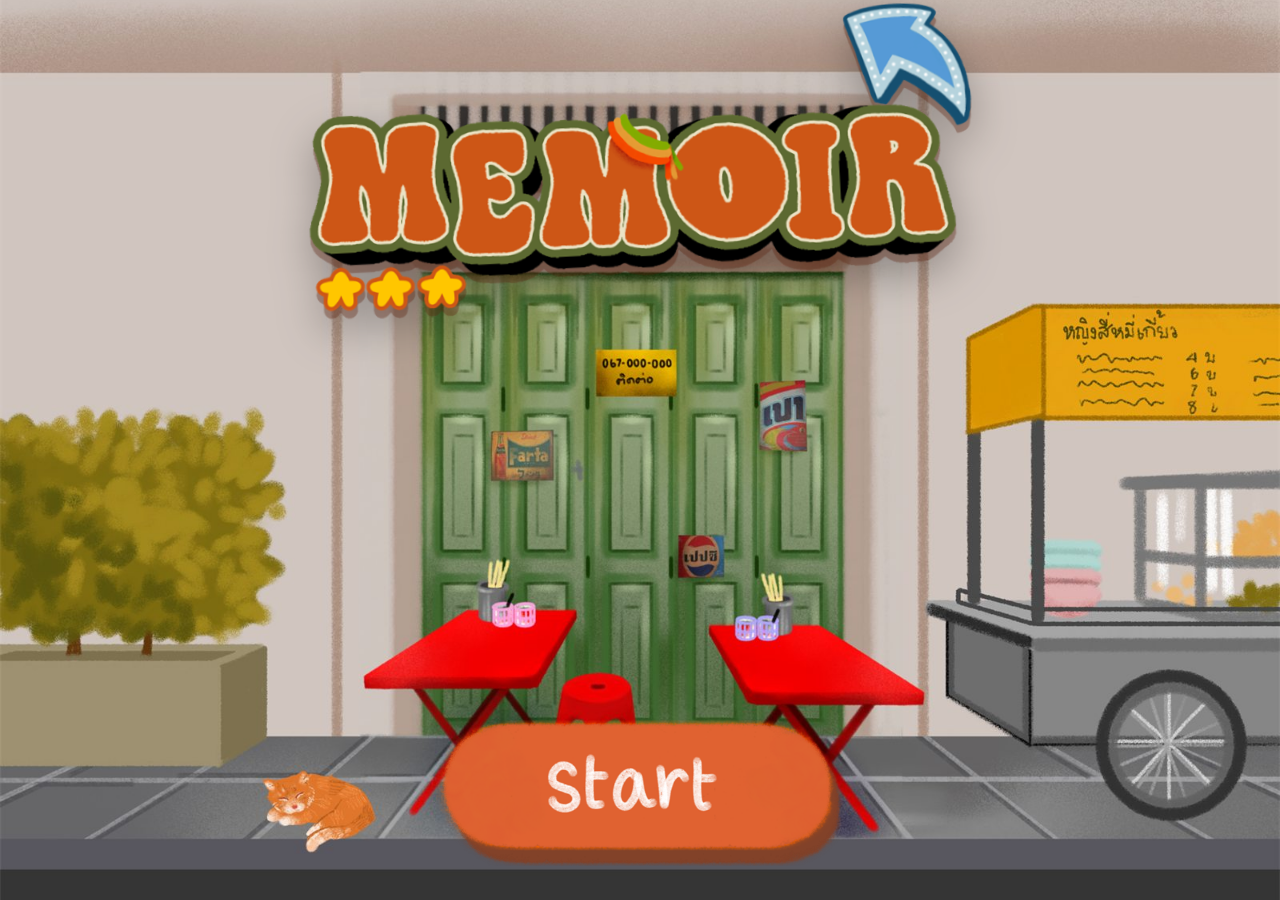
<file: index.html>
<!doctype html>
<html lang="th">
<head>
  <meta charset="utf-8">
  <meta name="viewport" content="width=device-width, initial-scale=1, viewport-fit=cover, user-scalable=no">
  <meta name="theme-color" content="#1b1b1b">
  <!-- Added to the home screen (iPhone / iPad / Android): full screen, portrait -->
  <meta name="apple-mobile-web-app-capable" content="yes">
  <meta name="mobile-web-app-capable" content="yes">
  <meta name="apple-mobile-web-app-status-bar-style" content="black-translucent">
  <meta name="apple-mobile-web-app-title" content="MEMOIR">
  <meta name="format-detection" content="telephone=no">
  <link rel="manifest" href="manifest.webmanifest">
  <link rel="apple-touch-icon" href="assets/app/icon-180.png">
  <title>MEMOIR</title>
  <link rel="preload" as="image" href="assets/cover/web/cover_bg.jpg">
  <link rel="preload" as="image" href="assets/cover/web/start_normal.png">
  <link rel="preload" as="image" href="assets/cover/web/start_pressed.png">
  <!-- Handwritten-style Thai font for numbers written onto the art -->
  <link rel="preconnect" href="https://fonts.googleapis.com">
  <link rel="preconnect" href="https://fonts.gstatic.com" crossorigin>
  <meta http-equiv="Cache-Control" content="no-cache">
  <link rel="stylesheet" href="https://fonts.googleapis.com/css2?family=Itim&display=swap">
  <link rel="stylesheet" href="css/style.css?v=20261128">
</head>
<body>
  <!-- Fills the space around the stage on iPads / tall phones with a soft copy of the current background -->
  <div id="backdrop" aria-hidden="true"></div>

  <!-- Stage: fixed 9:16 canvas (art is 2160x3840), scaled to fit any screen -->
  <main id="stage">

    <!-- ===== Cover / title ===== -->
    <section id="screen-cover" class="screen is-active" aria-label="หน้าปก">
      <img class="layer" src="assets/cover/web/cover_bg.jpg" data-land-src="assets/land/bg_cover.jpg" alt="" draggable="false">
      <!-- Game logo: upper part of the screen, like a mobile title screen -->
      <div class="cover-logo" style="left:3%; top:5%; width:94%; height:22.56%" data-land-box="22,1.5,56,31.9" data-land-anchor="center">
        <img src="assets/cover/web/logo.png" alt="MEMOIR" draggable="false">
        <span class="logo-shine" aria-hidden="true"></span>
      </div>
      <img id="start-normal"  class="layer start-pulse"           src="assets/cover/web/start_normal.png"  data-land-src="assets/land/pieces/cover_start_normal.png" data-land-box="33,80,34,16.2" data-land-anchor="center" alt="" draggable="false">
      <img id="start-pressed" class="layer start-pulse is-hidden" src="assets/cover/web/start_pressed.png" data-land-src="assets/land/pieces/cover_start_pressed.png" data-land-box="33.61,81.53,33.28,14.51" data-land-anchor="center" alt="" draggable="false">
      <!-- Invisible hit area over the Start button (a bit larger than the art, easier to tap) -->
      <button id="start-btn" class="hit-area" type="button" aria-label="เริ่มเกม"
              style="left:24%; top:68.5%; width:55%; height:13%" data-land-box="31,77,38,21" data-land-anchor="center"></button>
      <img id="dark-overlay" class="layer overlay" src="assets/cover/web/dark_overlay.png" alt="" draggable="false">
    </section>

    <!-- ===== Home (หน้าหลัก) — art from Drive "หน้าหลังstart" (positions: assets/home/web/ui.json) ===== -->
    <section id="screen-home" class="screen" aria-label="หน้าหลัก">
      <img class="layer" src="assets/home/web/bg.jpg" data-land-src="assets/land/bg_home.jpg" alt="" draggable="false">
      <!-- the stamp menu at the bottom is shared by all menu screens: see #main-nav -->
    </section>

    <!-- ===== Game select (หน้าเลือกเกม) ===== -->
    <section id="screen-game-select" class="screen" aria-label="เลือกเกม">
      <img class="layer" src="assets/game_select/web/bg.jpg" data-land-src="assets/land/bg_select.jpg" alt="" draggable="false">

      <!-- The 3 game buttons, lifted a little so they clear the stamp menu at the bottom.
           (BACK was removed: the stamp menu now takes the player home.) -->
      <div class="gs-content">
        <img class="layer press-art" id="art-melody" src="assets/game_select/web/btn_melody.png" data-land-src="assets/land/pieces/game_select_btn_melody.png" data-land-box="34.4,3,39.2,22" data-land-anchor="center" alt="" draggable="false" style="--cx:56.9%; --cy:24.2%">
        <img class="layer press-art" id="art-decor"  src="assets/game_select/web/btn_decor.png"  data-land-src="assets/land/pieces/game_select_btn_decor.png" data-land-box="29.95,28.5,32.1,22" data-land-anchor="center" alt="" draggable="false" style="--cx:46.85%; --cy:48.1%">
        <img class="layer press-art" id="art-market" src="assets/game_select/web/btn_market.png" data-land-src="assets/land/pieces/game_select_btn_market.png" data-land-box="34.75,54,38.5,22" data-land-anchor="center" alt="" draggable="false" style="--cx:56.35%; --cy:76.25%">

        <!-- Hit areas, matched to each button's art -->
        <button class="hit-area" type="button" data-art="art-melody" data-go="screen-levels-melody"
                aria-label="Memory Melody" style="left:17.5%; top:14%; width:79%; height:20.5%" data-land-box="34.4,3,39.2,22" data-land-anchor="center"></button>
        <button class="hit-area" type="button" data-art="art-decor" data-go="screen-levels-decor"
                aria-label="Memory Decor" style="left:8.8%; top:36.4%; width:76%; height:23.4%" data-land-box="29.95,28.5,32.1,22" data-land-anchor="center"></button>
        <button class="hit-area" type="button" data-art="art-market" data-go="screen-levels-market"
                aria-label="Memory Market" style="left:17.5%; top:66.2%; width:77.7%; height:20.1%" data-land-box="34.75,54,38.5,22" data-land-anchor="center"></button>
      </div>
    </section>

    <!-- ===== Level select screens (melody / market / decor) are built by js/main.js from LEVEL_SCREENS ===== -->

    <!-- ===== Memory Decor: gameplay (js/decor.js) ===== -->
    <section id="screen-decor-game" class="screen" aria-label="Memory Decor">
      <img class="layer" src="assets/decor/web/room.jpg" data-land-src="assets/land/bg_decor_room.jpg" alt="" draggable="false">
      <div id="decor-items" class="decor-items"></div>
      <div id="decor-flash" class="layer decor-flash"></div>

      <!-- Top bar, start banner, wrong-tap message and popups are built from the art in js/decor.js -->
      <div id="decor-ui" class="art-ui"></div>

      <!-- Time-out popup (no art yet) -->
      <div id="decor-modal" class="modal" hidden>
        <div id="decor-modal-card" class="modal-card" role="dialog" aria-modal="true"></div>
      </div>
    </section>

    <!-- ===== Memory Melody: gameplay (js/melody.js) ===== -->
    <section id="screen-melody-game" class="screen" aria-label="Memory Melody">
      <img class="layer" src="assets/melody/web/bg.jpg" alt="" draggable="false">
      <div id="melody-records" class="melody-records is-locked"></div>
      <div id="melody-flash" class="layer decor-flash"></div>
      <div id="melody-ui" class="art-ui"></div>
      <!-- Lost popup (no art yet) -->
      <div id="melody-modal" class="modal" hidden>
        <div id="melody-modal-card" class="modal-card" role="dialog" aria-modal="true"></div>
      </div>
    </section>

    <!-- ===== Memory Market: gameplay (js/market.js) ===== -->
    <section id="screen-market-game" class="screen market-screen" aria-label="Memory Market">
      <canvas id="market-canvas" class="market-canvas"></canvas>
      <div id="market-flash" class="layer decor-flash"></div>
      <div id="market-ui" class="art-ui"></div>
      <!-- Basket-full popup (no art yet) -->
      <div id="market-modal" class="modal" hidden>
        <div id="market-modal-card" class="modal-card" role="dialog" aria-modal="true"></div>
      </div>
    </section>

    <!-- ===== ผลการประเมิน: doctor dashboard / player side (built by js/rank.js) ===== -->
    <section id="screen-rank" class="screen rank-screen" aria-label="ผลการประเมิน"></section>

    <!-- ===== Placeholder for screens that are not designed yet ===== -->
    <section id="screen-placeholder" class="screen placeholder" aria-label="รอออกแบบ">
      <p><span id="placeholder-title">หน้าถัดไป</span><br><small>(รอออกแบบ)</small></p>
      <button id="placeholder-back" type="button">กลับ</button>
    </section>

    <!-- ===== Stamp menu: shown on every menu screen (not during a game). js/main.js marks the current stamp. ===== -->
    <nav id="main-nav" class="main-nav" aria-label="เมนูหลัก" hidden>
      <img class="art-piece press-art nav-stamp" id="nav-games" data-tab="games" src="assets/home/web/tab_games.png" alt="" draggable="false"
           style="left:2.13%; top:84.27%; width:32.78%; height:14.11%; --cx:50%; --cy:50%" data-land-box="25,82,16.67,17" data-land-anchor="center">
      <img class="art-piece press-art nav-stamp" id="nav-home" data-tab="home" src="assets/home/web/tab_home.png" alt="" draggable="false"
           style="left:34.17%; top:84.27%; width:32.78%; height:14.11%; --cx:50%; --cy:50%" data-land-box="41.67,82,16.67,17" data-land-anchor="center">
      <img class="art-piece press-art nav-stamp" id="nav-rank" data-tab="rank" src="assets/home/web/tab_eval.png" alt="" draggable="false"
           style="left:66.34%; top:84.4%; width:32.31%; height:14.3%; --cx:50%; --cy:50%" data-land-box="58.33,82,16.67,17" data-land-anchor="center">
      <button class="hit-area tab-hit" type="button" data-art="nav-games" data-go="screen-game-select"
              aria-label="เลือกเกม" style="left:1%; top:83.5%; width:33%; height:15.5%" data-land-box="24.5,81,17.67,19" data-land-anchor="center"></button>
      <button class="hit-area tab-hit" type="button" data-art="nav-home" data-go="screen-home"
              aria-label="หน้าหลัก" style="left:34%; top:83.5%; width:32%; height:15.5%" data-land-box="42.17,81,15.67,19" data-land-anchor="center"></button>
      <button class="hit-area tab-hit" type="button" data-art="nav-rank" data-go="screen-rank"
              aria-label="ผลการประเมิน" style="left:66%; top:83.5%; width:33%; height:15.5%" data-land-box="57.83,81,17.67,19" data-land-anchor="center"></button>
    </nav>

    <!-- Short messages ("toast") shown on any screen -->
    <div id="toast" class="toast" role="status" aria-live="polite"></div>

  </main>
  <script src="js/userstore.js?v=20261128"></script>
  <script src="js/main.js?v=20261128"></script>
  <script src="js/theme.js?v=20261128"></script>
  <script src="js/sound.js?v=20261128"></script>
  <script src="js/settings.js?v=20261128"></script>
  <script src="js/wallet.js?v=20261128"></script>
  <script src="js/quests.js?v=20261128"></script>
  <script src="js/artui.js?v=20261128"></script>
  <script src="js/decor.js?v=20261128"></script>
  <script src="js/melody.js?v=20261128"></script>
  <script src="js/market.js?v=20261128"></script>
  <script src="js/rank.js?v=20261128"></script>
  <script src="js/howto.js?v=20261128"></script>
  <script src="js/login.js?v=20261128"></script>
</body>
</html>
</file>
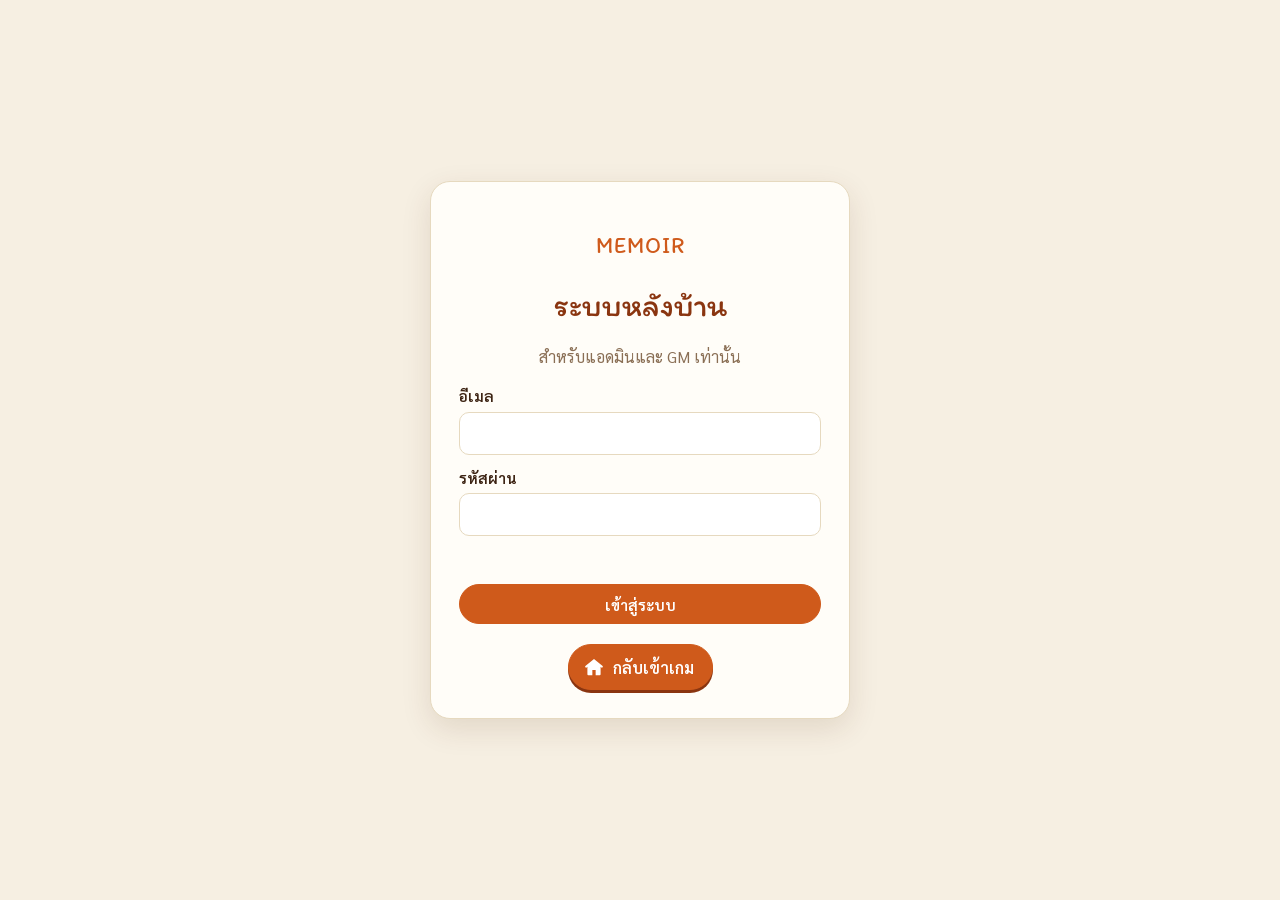
<file: admin.html>
<!doctype html>
<html lang="th">
<head>
  <meta charset="utf-8">
  <meta name="viewport" content="width=device-width, initial-scale=1">
  <meta name="robots" content="noindex, nofollow">
  <meta http-equiv="Cache-Control" content="no-cache">
  <title>MEMOIR · ระบบหลังบ้าน</title>
  <link rel="preconnect" href="https://fonts.googleapis.com">
  <link rel="preconnect" href="https://fonts.gstatic.com" crossorigin>
  <link rel="stylesheet" href="https://fonts.googleapis.com/css2?family=Itim&family=Sarabun:wght@400;600;700&display=swap">
  <link rel="stylesheet" href="css/admin.css?v=20261128">
</head>
<body>
  <!-- Back office for staff (แอดมิน / GM). Not linked from the game except the staff-only button in the account menu. -->
  <div id="app"></div>
  <script src="js/userstore.js?v=20261128"></script>
  <script src="js/admin.js?v=20261128"></script>
</body>
</html>
</file>
<file: css/style.css>
* { box-sizing: border-box; margin: 0; padding: 0; }

:root {
  --olive: #6e8040;
  --olive-dark: #55652e;
  --cream: #f6f1cf;
  --orange: #e0612f;
}

html, body {
  width: 100%;
  height: 100%;
  overflow: hidden;
  background: #1b1b1b;               /* letterbox colour around the 9:16 stage */
  font-family: "Sarabun", "Leelawadee UI", "Tahoma", sans-serif;
  -webkit-tap-highlight-color: transparent;
  user-select: none;
  -webkit-user-select: none;
  -webkit-touch-callout: none;       /* no long-press "save image" menu on iPhone / iPad */
  touch-action: manipulation;        /* no double-tap zoom */
  overscroll-behavior: none;         /* no pull-to-refresh / rubber-band bounce */
  -webkit-text-size-adjust: 100%;
}
img { -webkit-user-drag: none; }

/* Space the stage may use: the whole screen minus the notch / home bar (iPhone, iPad) */
:root {
  --safe-t: env(safe-area-inset-top, 0px);
  --safe-b: env(safe-area-inset-bottom, 0px);
  --safe-l: env(safe-area-inset-left, 0px);
  --safe-r: env(safe-area-inset-right, 0px);
  --vh: 100vh;                       /* older browsers */
  --ts: 1.155;                       /* text size for everything written by code (1 = original); set in Settings */
}
@supports (height: 100dvh) { :root { --vh: 100dvh; } }   /* real visible height (iOS toolbars) */
/* ขนาดตัวอักษร (Settings): กลาง / ใหญ่ (default) / ใหญ่มาก */

/* 9:16 stage, as large as fits inside the safe area. Children size with var(--u) / % of the stage.
   Phones: fills the width; tall phones get a little space above/below. iPad: fills the height,
   with the backdrop on the sides. */
#stage {
  --avail-w: calc(100vw - var(--safe-l) - var(--safe-r));
  --avail-h: calc(var(--vh) - var(--safe-t) - var(--safe-b));
  position: absolute;
  left: calc(var(--safe-l) + var(--avail-w) / 2);
  top: calc(var(--safe-t) + var(--avail-h) / 2);
  width:  min(var(--avail-w), calc(var(--avail-h) * 9 / 16));
  height: min(var(--avail-h), calc(var(--avail-w) * 16 / 9));
  transform: translate(-50%, -50%);
  overflow: hidden;
  background: #000;
  container-type: size;
  box-shadow: 0 0 6vmin rgba(0, 0, 0, 0.45);
}
/* rounded corners when the stage floats in the middle (iPad, desktop) */
@media (min-aspect-ratio: 10/16) { #stage { border-radius: 2.2vmin; } }

/* Size unit for everything drawn by code: 1% of the stage width in portrait. In landscape the
   stage is 4:3 (the landscape art), and the unit follows the height instead, so buttons and text
   keep the same size on the screen instead of growing with the wider stage. */
:root { --u: 1cqw; }
html.is-land { --u: 0.75cqh; }
/* Landscape (html.is-land, set by js/main.js when the screen is wider than tall): 4:3 stage */
html.is-land #stage {
  /* landscape fills the whole screen; pieces are fitted to its width by js/main.js (orient) */
  width: var(--avail-w);
  height: var(--avail-h);
  border-radius: 0;
}

/* Backdrop behind the stage: blurred, darker copy of the current screen's background */
#backdrop {
  position: fixed;
  inset: -8vmax;                     /* oversize so the blur has no soft edges */
  background: #1b1b1b center / cover no-repeat;
  filter: blur(4vmax) brightness(0.6) saturate(1.15);
  transition: background-image 400ms ease;
  pointer-events: none;
}

/* Portrait and landscape both work: the 9:16 game stays centred, the backdrop fills the sides. */
.screen {
  position: absolute;
  inset: 0;
  display: none;
}
.screen.is-active { display: block; }

.layer {
  position: absolute;
  inset: 0;
  width: 100%;
  height: 100%;
  pointer-events: none;
}

.is-hidden { visibility: hidden; }

/* Invisible tap area over a button drawn in the art */
.hit-area {
  position: absolute;
  border: 0;
  background: transparent;
  cursor: pointer;
  border-radius: calc(4 * var(--u));
}
.hit-area:focus-visible {
  outline: 4px solid #fff;
  outline-offset: -4px;
}

/* Full-canvas button art that shrinks a little toward its own centre when pressed */
.press-art {
  transform-origin: var(--cx) var(--cy);
  transition: transform 90ms ease-out, filter 90ms ease-out;
}
.press-art.is-pressed {
  transform: scale(0.94);
  filter: brightness(0.9);
}

/* Dark overlay on the cover: hidden until Start is pressed */
.overlay {
  opacity: 0;
  transition: opacity 450ms ease;
}
.overlay.is-shown { opacity: 1; }


/* ---------- Back button (level select screens; no art for it yet) ---------- */
.back-btn {
  position: absolute;
  left: calc(3 * var(--u));
  top: 2cqh;
  width: calc(16 * var(--u));
  height: calc(16 * var(--u));
  display: flex;
  flex-direction: column;
  align-items: center;
  justify-content: center;
  gap: calc(0.2 * var(--u));
  padding: 0;
  border: calc(0.8 * var(--u)) solid var(--cream);
  border-radius: 50%;
  background: var(--olive);
  color: var(--cream);
  font: inherit;
  font-size: calc(calc(3.8 * var(--u)) * var(--ts));
  font-weight: 700;
  line-height: 1;
  box-shadow: 0 0.5cqh 1.2cqh rgba(0, 0, 0, 0.3);
  cursor: pointer;
  z-index: 5;
  transition: transform 90ms ease-out;
}
.back-btn svg { width: calc(6 * var(--u)); height: calc(6 * var(--u)); fill: var(--cream); }
.back-btn.is-pressed { transform: scale(0.92); }
.back-btn:focus-visible { outline: 4px solid #fff; outline-offset: 2px; }

/* Market: water ripples drift gently */
.waves { animation: waves-drift 3.2s ease-in-out infinite alternate; }
@keyframes waves-drift {
  from { transform: translate(0, 0); }
  to   { transform: translate(0.8%, 0.5%); }
}
@media (prefers-reduced-motion: reduce) {
  .waves { animation: none; }
}

/* ---------- Level select: stars + locks ---------- */
.lv-stars {
  position: absolute;
  transform: translateX(-50%);
  font-size: calc(calc(5.2 * var(--u)) * var(--ts));
  line-height: 1;
  letter-spacing: calc(0.4 * var(--u));
  white-space: nowrap;
  pointer-events: none;
  color: rgba(255, 255, 255, 0.45);
  text-shadow: 0 calc(0.3 * var(--u)) calc(0.6 * var(--u)) rgba(0, 0, 0, 0.5);
}
.lv-stars .on { color: #ffd23f; }
.lv-lock { width: calc(5.6 * var(--u)); height: calc(5.6 * var(--u)); object-fit: contain; }
.press-art.is-locked { filter: grayscale(0.85) brightness(0.75); }

/* ---------- Toast ---------- */
.toast {
  position: absolute;
  left: 50%;
  bottom: 14cqh;
  transform: translate(-50%, 2cqh);
  max-width: calc(92 * var(--u));
  padding: calc(2.6 * var(--u)) calc(5 * var(--u));
  border-radius: 999px;
  background: rgba(40, 28, 16, 0.9);
  color: #fff;
  font-size: calc(calc(4.6 * var(--u)) * var(--ts));
  font-weight: 700;
  text-align: center;
  opacity: 0;
  pointer-events: none;
  z-index: 40;
  transition: opacity 200ms ease, transform 200ms ease;
}
.toast.is-shown { opacity: 1; transform: translate(-50%, 0); }
.toast.is-bad { background: rgba(190, 30, 30, 0.95); }

/* ---------- Memory Decor: gameplay ---------- */
.decor-items { position: absolute; inset: 0; z-index: 1; }   /* own layer: a grown item (z-index 50) stays under the popups */
.decor-item {
  position: absolute;
  pointer-events: none;            /* taps are resolved in js by the item's pixels */
  transform-origin: 50% 100%;      /* grow/shrink from where it stands */
}
.decor-item.is-wrong { animation: shake 400ms ease; }
@keyframes shake {
  0%, 100% { translate: 0 0; }
  20% { translate: calc(-1.2 * var(--u)) 0; } 40% { translate: calc(1.2 * var(--u)) 0; }
  60% { translate: calc(-0.8 * var(--u)) 0; } 80% { translate: calc(0.8 * var(--u)) 0; }
}

/* red warning flash (edges of the screen) */
.decor-flash {
  opacity: 0;
  background: radial-gradient(ellipse at center, rgba(255, 0, 0, 0) 40%, rgba(255, 0, 0, 0.6) 100%);
  z-index: 3;
}
.decor-flash.is-on { animation: flash 700ms ease-out; }
@keyframes flash { 0% { opacity: 1; } 100% { opacity: 0; } }

/* ring around the found / revealed item */
.decor-ring {
  position: absolute;
  border-radius: 50%;
  border: calc(1.2 * var(--u)) solid #43c35a;
  box-shadow: 0 0 calc(2 * var(--u)) rgba(67, 195, 90, 0.9);
  pointer-events: none;
  animation: ring-pulse 900ms ease-in-out infinite alternate;
}
.decor-ring.is-reveal { border-color: #ffb300; box-shadow: 0 0 calc(2 * var(--u)) rgba(255, 179, 0, 0.9); }
@keyframes ring-pulse { from { scale: 0.95; } to { scale: 1.08; } }

/* ---------- Art UI: top bar, start banner, wrong-tap message, popups (js/decor.js) ---------- */
.art-ui { position: absolute; inset: 0; z-index: 5; pointer-events: none; }
.ui-layer { position: absolute; inset: 0; pointer-events: none; }
.ui-layer[hidden], .ui-piece[hidden], .ui-num[hidden] { display: none; }
.ui-piece { position: absolute; pointer-events: none; }

.ui-btn {
  padding: 0;
  border: 0;
  background: none;
  cursor: pointer;
  pointer-events: auto;
  transition: transform 90ms ease-out;
}
.ui-btn img { display: block; width: 100%; height: 100%; pointer-events: none; }
.ui-btn:active { transform: scale(0.94); }
/* the top-bar exit button is drawn small: give it a bigger invisible tap area */
.ui-hud .ui-btn::before { content: ""; position: absolute; inset: -35%; }
.ui-btn:focus-visible { outline: 4px solid #fff; outline-offset: 2px; border-radius: calc(3 * var(--u)); }

/* numbers written onto the art */
.ui-num {
  position: absolute;
  transform: translate(-50%, -50%);
  font-family: "Itim", "Sarabun", "Leelawadee UI", sans-serif;
  line-height: 1;
  white-space: nowrap;
  pointer-events: none;
}
.num-level { font-size: calc(7 * var(--u)); color: #7a2e0e; }
.num-time  { font-size: calc(9.5 * var(--u)); color: #7a2e0e; }
.num-time.is-low { color: #c8321f; }
.num-count { font-size: calc(11.4 * var(--u)); color: #ffc61a; text-shadow: 0 calc(0.4 * var(--u)) 0 rgba(0, 0, 0, 0.15); }
/* "ใช้เวลา [40] วินาที" — text art on both sides of a number */
.ui-line {
  position: absolute;
  width: 100%;
  display: flex;
  align-items: center;
  justify-content: center;
  gap: calc(1.6 * var(--u));
  pointer-events: none;
}
.ui-line img { height: 100%; width: auto; display: block; }
.ui-line-num {
  font-family: "Itim", "Sarabun", "Leelawadee UI", sans-serif;
  font-size: 2.9cqh;
  line-height: 1;
  color: #fff1d2;
  translate: 0 -0.15cqh;
}

/* last 10 seconds: timer box pulses */
.ui-piece.is-low { animation: low-pulse 1s ease-in-out infinite; }
@keyframes low-pulse { 50% { scale: 1.06; } }

/* wrong-tap burst pops in, then fades */
.ui-wrong { opacity: 0; scale: 0.6; transition: opacity 180ms ease, scale 260ms cubic-bezier(.2, 1.6, .4, 1); }
.ui-wrong.is-shown { opacity: 1; scale: 1; }

/* popups dim the room and block taps behind them */
.ui-popup { pointer-events: auto; background: rgba(0, 0, 0, 0.5); z-index: 20; }
.ui-popup .pop-in { animation: pop-in 450ms cubic-bezier(.2, 1.4, .4, 1); transform-origin: 70% 90%; }
@keyframes pop-in { from { scale: 0.3; opacity: 0; } to { scale: 1; opacity: 1; } }

/* small text note (after a time-out) */
.decor-note {
  position: absolute;
  left: 50%; top: calc(22 * var(--u));
  transform: translateX(-50%);
  padding: calc(2.4 * var(--u)) calc(6 * var(--u));
  border-radius: 999px;
  background: rgba(40, 28, 16, 0.85);
  color: #fff;
  font-size: calc(calc(5.4 * var(--u)) * var(--ts));
  font-weight: 700;
  white-space: nowrap;
  pointer-events: none;
}
.decor-note[hidden] { display: none; }

/* popup */
.modal {
  position: absolute;
  inset: 0;
  display: flex;
  align-items: center;
  justify-content: center;
  background: rgba(0, 0, 0, 0.55);
  z-index: 20;
}
.modal[hidden] { display: none; }
.modal-card {
  width: calc(84 * var(--u));
  padding: calc(6 * var(--u)) calc(6 * var(--u)) calc(5 * var(--u));
  border-radius: calc(6 * var(--u));
  background: var(--cream);
  border: calc(1.2 * var(--u)) solid var(--olive);
  color: #3b2a14;
  text-align: center;
  box-shadow: 0 2cqh 4cqh rgba(0, 0, 0, 0.4);
}
.modal-card h2 { font-size: calc(calc(7.4 * var(--u)) * var(--ts)); margin-bottom: calc(2 * var(--u)); }
.modal-card p { font-size: calc(calc(5 * var(--u)) * var(--ts)); line-height: 1.5; }
.modal-buttons { display: flex; flex-direction: column; gap: calc(2.6 * var(--u)); margin-top: calc(5 * var(--u)); }
.modal-btn {
  font: inherit;
  font-size: calc(calc(5.6 * var(--u)) * var(--ts));
  font-weight: 700;
  padding: calc(3.2 * var(--u)) calc(4 * var(--u));
  border: 0;
  border-radius: 999px;
  background: var(--olive);
  color: var(--cream);
  cursor: pointer;
}
.modal-btn.is-primary { background: var(--orange); color: #fff; }
.modal-btn:active { scale: 0.96; }
.modal-btn:focus-visible { outline: 4px solid #3b2a14; outline-offset: 2px; }

/* ---------- Placeholder screen ---------- */
.placeholder {
  background: #2b2b2b;
  color: #fff;
  text-align: center;
}
.placeholder.is-active {
  display: flex;
  flex-direction: column;
  align-items: center;
  justify-content: center;
  gap: 6cqh;
}
.placeholder p { font-size: calc(calc(8 * var(--u)) * var(--ts)); line-height: 1.4; }
.placeholder small { font-size: 0.6em; opacity: 0.7; }
.placeholder button {
  font: inherit;
  font-size: calc(calc(6 * var(--u)) * var(--ts));
  padding: 0.6em 1.6em;
  border: 0;
  border-radius: 999px;
  background: var(--orange);
  color: #fff;
  cursor: pointer;
}

/* ---------- Home screen bottom bar (art) ---------- */
.art-piece { position: absolute; pointer-events: none; }
.tab-hit { border-radius: 0; }
.tab-hit:focus-visible { outline-offset: -6px; }

/* ---------- Memory Melody ---------- */
.melody-records { position: absolute; inset: 0; }
.melody-records.is-locked .rec { pointer-events: none; }
.rec {
  position: absolute;
  padding: 0;
  border: 0;
  background: none;
  cursor: pointer;
  touch-action: manipulation;
  transition: transform 120ms ease-out, filter 120ms ease-out;
}
.rec img { display: block; width: 100%; height: 100%; pointer-events: none; }
.rec:active { transform: scale(0.96); }
.rec:focus-visible { outline: 4px solid #fff; outline-offset: -4px; }
/* lit: brighter, lifted, glowing */
.rec.is-lit {
  transform: scale(1.08);
  filter: brightness(1.3) drop-shadow(0 0 calc(1.5 * var(--u)) #fff6c8) drop-shadow(0 0 calc(4 * var(--u)) #ffd23f);
}
/* wrong tap: every record flashes red */
.rec.is-red {
  filter: sepia(1) saturate(7) hue-rotate(-40deg) brightness(0.9) drop-shadow(0 0 calc(3 * var(--u)) #ff2a2a);
  animation: rec-blink 330ms steps(2, jump-none) 3;
}
@keyframes rec-blink { 50% { opacity: 0.45; } }

/* "ผิดได้อีก N" box (temporary, until its art arrives) */
.melody-tries {
  position: absolute;
  left: 77%; top: 1.2%;
  width: 21.5%; height: 6.6%;
  display: flex;
  flex-direction: column;
  align-items: center;
  justify-content: center;
  border-radius: calc(2.5 * var(--u));
  background: #f2994a;
  border: calc(0.8 * var(--u)) solid #7a2e0e;
  color: #7a2e0e;
  font-family: "Itim", "Sarabun", "Leelawadee UI", sans-serif;
  line-height: 1;
  pointer-events: none;
}
.melody-tries small { font-size: calc(3.6 * var(--u)); }
.melody-tries b { font-size: calc(7 * var(--u)); font-weight: 400; }

/* hint at the bottom */
/* Hint sign at the bottom — same look as the game's own banners
   (orange board, cream frame, handwritten cream text) */
.melody-hint,
.decor-note {
  position: absolute;
  left: 50%; top: 89.5%;
  transform: translateX(-50%);
  padding: calc(2.4 * var(--u)) calc(6 * var(--u)) calc(2.8 * var(--u));
  border-radius: calc(2 * var(--u));
  background: #cf5a1b;
  border: calc(1.1 * var(--u)) solid #fdf0d5;
  box-shadow: 0 calc(0.8 * var(--u)) 0 #8a3510, 0 1.4cqh 2.4cqh rgba(0, 0, 0, 0.35);
  color: #fdf0d5;
  font-family: "Itim", "Sarabun", "Leelawadee UI", sans-serif;
  font-size: calc(calc(5.6 * var(--u)) * var(--ts));
  line-height: 1.1;
  white-space: nowrap;
  pointer-events: none;
  animation: sign-in 260ms cubic-bezier(.2, 1.4, .4, 1);
}
.melody-hint:empty { display: none; }
.decor-note { top: calc(22 * var(--u)); }
@keyframes sign-in { from { scale: 0.85; opacity: 0; } to { scale: 1; opacity: 1; } }

/* ---------- Cover: big logo (tilted, floating, with a shine) + inviting Start button ---------- */
.cover-logo {
  position: absolute;
  pointer-events: none;
  rotate: -3deg;
  filter: drop-shadow(0 calc(1.2 * var(--u)) 0 rgba(90, 30, 10, 0.35)) drop-shadow(0 2cqh 2.4cqh rgba(0, 0, 0, 0.3));
  animation: logo-in 800ms cubic-bezier(.2, 1.5, .4, 1) both, logo-float 3.2s 800ms ease-in-out infinite alternate;
}
.cover-logo img { display: block; width: 100%; height: 100%; }
/* a light sweep that only shines on the logo's own pixels */
.logo-shine {
  position: absolute;
  inset: 0;
  -webkit-mask: url("../assets/cover/web/logo.png") center / 100% 100% no-repeat;
  mask: url("../assets/cover/web/logo.png") center / 100% 100% no-repeat;
  background: linear-gradient(105deg, transparent 40%, rgba(255, 255, 240, 0.75) 50%, transparent 60%) no-repeat;
  background-size: 300% 100%;
  animation: logo-shine 3.6s 1.4s ease-in-out infinite;
}
@keyframes logo-in { from { opacity: 0; scale: 0.4; rotate: -12deg; } to { opacity: 1; scale: 1; rotate: -3deg; } }
@keyframes logo-float { from { translate: 0 0; } to { translate: 0 -1.4cqh; } }
@keyframes logo-shine { 0% { background-position: 100% 0; } 45%, 100% { background-position: 0% 0; } }
.start-pulse { transform-origin: 52% 75.5%; animation: start-pulse 1.6s ease-in-out infinite; }
@keyframes start-pulse { 50% { scale: 1.04; } }
@media (prefers-reduced-motion: reduce) {
  .cover-logo, .start-pulse, .logo-shine, .melody-hint, .decor-note { animation: none; }
}

/* ---------- Level select: stars from the art + back button art ---------- */
.lv-stars img { width: calc(6.4 * var(--u)); height: auto; vertical-align: middle; }
.lv-stars img:not(.on) { filter: grayscale(1) brightness(1.15); opacity: 0.55; }
.back-art {
  position: absolute;
  padding: 0;
  border: 0;
  background: none;
  cursor: pointer;
  z-index: 5;
  transition: transform 90ms ease-out;
}
.back-art img { display: block; width: 100%; height: 100%; pointer-events: none; }
.back-art::before { content: ""; position: absolute; inset: -40%; }   /* bigger tap area */
.back-art.is-pressed, .back-art:active { transform: scale(0.92); }
.back-art:focus-visible { outline: 4px solid #fff; outline-offset: 4px; }

/* ---------- Stamp menu (bottom of every menu screen) ---------- */
.main-nav {
  position: absolute;
  inset: 0;
  z-index: 6;
  pointer-events: none;
}
.main-nav[hidden] { display: none; }
/* soft shade behind the stamps so they read on any background */
.main-nav::before {
  content: "";
  position: absolute;
  left: 0; right: 0; bottom: 0;
  height: 19%;
  background: linear-gradient(to bottom, rgba(0, 0, 0, 0), rgba(0, 0, 0, 0.28));
  pointer-events: none;
}
.main-nav .tab-hit { pointer-events: auto; }
.nav-stamp {
  transition: translate 160ms ease-out, filter 160ms ease-out;
  filter: drop-shadow(0 0.6cqh 0.6cqh rgba(0, 0, 0, 0.3)) brightness(0.92);
}
/* the page you are on: its stamp is lifted and brighter */
.nav-stamp.is-current {
  translate: 0 -1.6cqh;
  filter: drop-shadow(0 1.4cqh 1.2cqh rgba(0, 0, 0, 0.4)) brightness(1.05);
}

/* ---------- Game select: buttons lifted above the stamp menu ---------- */
.gs-content { position: absolute; inset: 0; transform: translateY(-7%); }
html.is-land .gs-content { transform: none; }
/* landscape: button art is cropped to the button, so it presses toward its own middle */
html.is-land .press-art { transform-origin: 50% 50%; }

/* ---------- Level select: scrolling map ---------- */
.level-scroll {
  position: absolute;
  inset: 0;
  overflow-x: hidden;
  overflow-y: auto;
  overscroll-behavior: contain;
  scrollbar-width: none;
  -webkit-overflow-scrolling: touch;
}
.level-scroll::-webkit-scrollbar { display: none; }
.level-map { position: relative; width: 100%; height: calc(100cqh + 19cqh); }   /* height set in js/main.js (pages + room for the stamp menu) */
.level-art { position: absolute; left: 0; top: 0; width: 100%; height: calc(100cqh + 2px); }   /* +2px: pages overlap, no hairline gap */
/* soft join where a different drawn page sits above: a mirrored strip of the upper page fades out */
.level-blend {
  position: absolute; left: 0; right: 0; top: 0; height: 6cqh; pointer-events: none;
  background-repeat: no-repeat; background-size: 100% 100cqh; background-position: 0 100%;
  transform: scaleY(-1);            /* mirrored: the row touching the join matches the page above */
  -webkit-mask-image: linear-gradient(to top, #000 0%, transparent 100%);
  mask-image: linear-gradient(to top, #000 0%, transparent 100%);
}

/* toast sits above the stamp menu */
.toast { bottom: 21cqh; }

/* ---------- Mouse hover: buttons grow a little, brighten and glow (mouse only) ---------- */
.press-art, .nav-stamp, .ui-btn, .back-art, .rec, .modal-btn, .placeholder button {
  transition: transform 140ms ease-out, filter 140ms ease-out, translate 160ms ease-out;
}
/* art drawn under an invisible tap area (game select, level buttons, Start, stamp menu) */
.press-art.is-hover:not(.is-pressed):not(.is-locked) {
  transform: scale(1.04);
  filter: brightness(1.08) drop-shadow(0 0 calc(1.6 * var(--u)) rgba(255, 244, 200, 0.85));
}
.press-art.is-locked.is-hover { filter: grayscale(0.85) brightness(0.85); }
.nav-stamp.is-hover:not(.is-pressed) {
  transform: scale(1.04);
  filter: drop-shadow(0 1.2cqh 1.2cqh rgba(0, 0, 0, 0.4)) brightness(1.1);
}
@media (hover: hover) and (pointer: fine) {
  .ui-btn:hover:not(:active) {
    transform: scale(1.05);
    filter: brightness(1.08) drop-shadow(0 0 calc(1.4 * var(--u)) rgba(255, 244, 200, 0.9));
  }
  .back-art:hover:not(:active) {
    transform: scale(1.1);
    filter: brightness(1.1) drop-shadow(0 0 calc(1.4 * var(--u)) rgba(255, 244, 200, 0.9));
  }
  .rec:hover:not(:active):not(.is-lit):not(.is-red) {
    transform: scale(1.04);
    filter: brightness(1.1) drop-shadow(0 0 calc(2 * var(--u)) rgba(255, 255, 255, 0.75));
  }
  .modal-btn:hover, .placeholder button:hover {
    filter: brightness(1.1);
    transform: translateY(-0.4cqh);
  }
}
/* Start button on the cover */
#start-normal.is-hover, #start-pressed.is-hover {
  transform: scale(1.04);
  filter: brightness(1.08) drop-shadow(0 0 calc(1.6 * var(--u)) rgba(255, 244, 200, 0.85));
  transition: transform 140ms ease-out, filter 140ms ease-out;
}

/* ---------- Memory Market (js/market.js) ---------- */
.market-screen {
  background: #6f8f8a url("../assets/market/web/bg.jpg") center / cover no-repeat;
}
.market-canvas {
  position: absolute; inset: 0; width: 100%; height: 100%;
  touch-action: none; cursor: grab;
}
.market-canvas:active { cursor: grabbing; }
.mk-font { font-family: "Itim", "Sarabun", "Leelawadee UI", sans-serif; }

/* fruit icon (image when it arrives, else coloured ball with emoji) */
.mk-icon {
  display: inline-flex; align-items: center; justify-content: center;
  width: var(--s, calc(9 * var(--u))); height: var(--s, calc(9 * var(--u)));
  border-radius: 50%;
  font-size: calc(var(--s, calc(9 * var(--u))) * 0.62); line-height: 1;
  box-shadow: inset 0 calc(-0.6 * var(--u)) 0 rgba(0, 0, 0, 0.18), 0 calc(0.4 * var(--u)) 0 rgba(90, 40, 10, 0.3);
  flex: none;
}
img.mk-icon { object-fit: contain; box-shadow: none; border-radius: 0; }

/* collected so far (all 6 kinds, so the quest is not given away) */
.mk-counters {
  position: absolute; left: 2.5%; top: 8.6%; width: 73%; height: 5.4%;
  display: flex; align-items: center; justify-content: space-between;
  padding: 0 calc(1.6 * var(--u));
  border-radius: calc(3 * var(--u));
  background: rgba(253, 240, 213, 0.92);
  border: calc(0.8 * var(--u)) solid #7a2e0e;
  pointer-events: none;
}
.mk-chip { display: flex; align-items: center; gap: calc(0.6 * var(--u)); color: #7a2e0e; font-size: calc(5.4 * var(--u)); --s: calc(6.6 * var(--u)); }
.mk-chip b { font-weight: 400; min-width: calc(3 * var(--u)); }
.mk-chip.is-bump b { animation: chip-bump 420ms cubic-bezier(.2, 1.8, .4, 1); }
@keyframes chip-bump { 40% { scale: 1.7; color: #d2491b; } }

/* next fruit */
.mk-next {
  position: absolute; left: 78%; top: 8.6%; width: 19.5%; height: 11%;
  display: flex; flex-direction: column; align-items: center; justify-content: center; gap: 0.4cqh;
  border-radius: calc(3 * var(--u));
  background: #f2994a; border: calc(0.8 * var(--u)) solid #7a2e0e;
  color: #7a2e0e; font-size: calc(calc(4 * var(--u)) * var(--ts)); line-height: 1; --s: calc(10 * var(--u));
  pointer-events: none;
}
.mk-next[hidden] { display: none; }

/* shopping list shown for the first 5 seconds */
.mk-quest {
  position: absolute; left: 50%; top: 24%; translate: -50% 0;
  width: 78%;
  padding: calc(3 * var(--u)) calc(5 * var(--u)) calc(4 * var(--u));
  border-radius: calc(4 * var(--u));
  background: #fffaf0;
  border: calc(1.2 * var(--u)) solid #cf5a1b;
  box-shadow: 0 calc(1.2 * var(--u)) 0 #8a3510, 0 2cqh 4cqh rgba(0, 0, 0, 0.35);
  color: #7a2e0e; text-align: center;
  pointer-events: none;
  animation: sign-in 300ms cubic-bezier(.2, 1.4, .4, 1);
  z-index: 2;
}
.mk-quest[hidden] { display: none; }
.mk-quest h3 { font-weight: 400; font-size: calc(calc(7 * var(--u)) * var(--ts)); margin: 0 0 calc(2 * var(--u)); }
.mk-quest ul { list-style: none; margin: 0; padding: 0; display: flex; flex-direction: column; gap: calc(2.4 * var(--u)); }
.mk-quest li { display: flex; align-items: center; justify-content: center; gap: calc(3 * var(--u)); font-size: calc(calc(10 * var(--u)) * var(--ts)); --s: calc(15 * var(--u)); }
.mk-quest li span.n { min-width: calc(12 * var(--u)); text-align: left; }
.mk-quest .mk-count {
  margin: calc(3 * var(--u)) auto 0; width: calc(13 * var(--u)); height: calc(13 * var(--u)); border-radius: 50%;
  display: flex; align-items: center; justify-content: center;
  background: #cf5a1b; color: #fdf0d5; font-size: calc(calc(8 * var(--u)) * var(--ts));
}

.mk-hint { top: 50% !important; }

/* ---------- อันดับ: doctor dashboard (js/rank.js) ---------- */
.rank-screen { background: #4d86a8; color: #5a3a1e; font-family: "Itim", "Sarabun", "Leelawadee UI", sans-serif; overflow: hidden; }
.rank-screen .rk-art { position: absolute; pointer-events: none; }
.rk-rower { animation: rk-row 3.6s ease-in-out infinite; transform-origin: 50% 80%; }
@keyframes rk-row {
  0%, 100% { transform: translate(0, 0) rotate(-1.5deg); }
  50% { transform: translate(1.5%, -4%) rotate(1.5deg); }
}
.rk-pages, .rk-page, .rk-player { position: absolute; inset: 0; }
.rk-pages[hidden], .rk-page[hidden], .rk-player[hidden], .rk-tab[hidden], .rk-sheet[hidden] { display: none; }

.rk-card {
  position: absolute;
  background: #ebe2c4;
  border-radius: calc(3 * var(--u));
  box-shadow: 0 calc(0.8 * var(--u)) 0 rgba(90, 58, 30, 0.25), 0 1.5cqh 3cqh rgba(20, 40, 60, 0.25);
  padding: calc(2.4 * var(--u)) calc(3 * var(--u));
  color: #5a3a1e;
  overflow: hidden;
  font: inherit;
  text-align: left;
}
button.rk-card { border: 0; cursor: pointer; }
.rk-card h3 { margin: 0 0 calc(1.2 * var(--u)); font-size: calc(calc(4.4 * var(--u)) * var(--ts)); font-weight: 400; color: #8a3510; }
.rk-muted { color: #9a8166; }
.rk-center { text-align: center; }

/* tab buttons on the pier */
.rk-tab { position: absolute; padding: 0; border: 0; background: none; cursor: pointer; transition: transform 140ms ease-out, filter 140ms ease-out; }
.rk-tab img { width: 100%; height: 100%; display: block; pointer-events: none; }
.rk-tab.is-current { transform: translateY(-1.2cqh) scale(1.06); filter: drop-shadow(0 0 calc(1.6 * var(--u)) rgba(255, 244, 200, 0.95)); }
.rk-tab:active { transform: scale(0.95); }

/* doctor / player switch (for the presentation) */
.rk-role {
  position: absolute; right: 2.5%; top: 0.6%;
  display: flex; padding: calc(0.6 * var(--u)); gap: calc(0.6 * var(--u));
  border-radius: 99px; background: rgba(255, 250, 235, 0.85);
  box-shadow: 0 calc(0.5 * var(--u)) calc(1.5 * var(--u)) rgba(0, 0, 0, 0.2);
  z-index: 8;
}
.rk-role button { border: 0; border-radius: 99px; padding: calc(0.6 * var(--u)) calc(2.6 * var(--u)); font: inherit; font-size: calc(calc(3.2 * var(--u)) * var(--ts)); background: none; color: #7a5a3a; cursor: pointer; }
.rk-role button.is-on { background: #e0612f; color: #fff; }

/* MENU */
.rk-avatar { position: absolute; border-radius: 50%; background: #c5ddd4; display: flex; align-items: center; justify-content: center;
  box-shadow: 0 calc(0.8 * var(--u)) 0 rgba(90, 58, 30, 0.2); }
.rk-avatar svg { width: 62%; height: 62%; fill: #7fa89a; }
.rk-profile p { margin: calc(0.6 * var(--u)) 0; font-size: calc(calc(3.8 * var(--u)) * var(--ts)); }
.rk-profile b { color: #e0612f; font-weight: 400; font-size: calc(calc(5 * var(--u)) * var(--ts)); }

.rk-mini-cal h3 { font-size: calc(calc(3.8 * var(--u)) * var(--ts)); margin-bottom: calc(0.6 * var(--u)); }
.rk-mini-grid { display: grid; grid-template-columns: repeat(7, 1fr); gap: calc(0.3 * var(--u)); text-align: center; font-size: calc(calc(2.5 * var(--u)) * var(--ts)); line-height: 1.55; }
.rk-mini-grid .dow { color: #b08a5a; }
.rk-mini-grid span.today { outline: calc(0.4 * var(--u)) solid #e0612f; border-radius: calc(1 * var(--u)); }
.rk-mini-grid span.has { border-radius: calc(1 * var(--u)); }

.rk-streak h3 { font-size: calc(calc(3.8 * var(--u)) * var(--ts)); }
.rk-streak-row { display: flex; justify-content: space-between; align-items: baseline; gap: calc(1 * var(--u)); font-size: calc(calc(3.1 * var(--u)) * var(--ts)); padding: calc(0.7 * var(--u)) 0; border-bottom: calc(0.3 * var(--u)) dashed rgba(90, 58, 30, 0.2); }
.rk-streak-row span { white-space: nowrap; overflow: hidden; text-overflow: ellipsis; }
.rk-streak-row b { font-weight: 400; font-size: calc(calc(4 * var(--u)) * var(--ts)); color: #e0612f; white-space: nowrap; }
.rk-streak-row b.is-zero { color: #b8a58c; }

.rk-graph { display: flex; flex-direction: column; }
.rk-bars { flex: 1; display: flex; flex-direction: column; justify-content: space-around; }
.rk-bar-row { display: grid; grid-template-columns: 24% 1fr auto; align-items: center; gap: calc(1.2 * var(--u)); border: 0; background: none; padding: calc(0.6 * var(--u)) 0; font: inherit; color: inherit; cursor: pointer; text-align: left; border-radius: calc(1.4 * var(--u)); }
.rk-bar-row:hover { background: rgba(255, 255, 255, 0.45); }
.rk-bar-name { font-size: calc(calc(2.7 * var(--u)) * var(--ts)); line-height: 1.15; overflow: hidden; text-decoration: underline dotted rgba(90, 58, 30, 0.4); }
.rk-bar-track { position: relative; display: block; height: calc(3.6 * var(--u)); border-radius: 99px; background: rgba(90, 58, 30, 0.12); overflow: hidden; }
.rk-bar-fill { position: absolute; left: 0; top: 0; bottom: 0; border-radius: 99px; transition: width 600ms ease-out; }
.rk-none { position: absolute; left: calc(1.4 * var(--u)); top: 50%; translate: 0 -50%; font-style: normal; font-size: calc(calc(2.3 * var(--u)) * var(--ts)); color: #a08a70; white-space: nowrap; }
.rk-bar-val { font-size: calc(calc(3 * var(--u)) * var(--ts)); min-width: calc(9 * var(--u)); text-align: right; }
.rk-bar-val em { display: block; font-style: normal; font-size: calc(calc(2.3 * var(--u)) * var(--ts)); }
.rk-bar-val em.up { color: #3f8f4f; }
.rk-bar-val em.down { color: #c0392b; }
.rk-axis { display: flex; justify-content: space-between; margin-left: 26%; margin-right: calc(10 * var(--u)); font-size: calc(calc(2.2 * var(--u)) * var(--ts)); color: #a08a70; }

.rk-chat-item { display: flex; align-items: center; gap: calc(1.6 * var(--u)); width: 100%; border: 0; background: rgba(255, 255, 255, 0.5); border-radius: calc(2 * var(--u)); padding: calc(1.4 * var(--u)); margin-bottom: calc(1.4 * var(--u)); font: inherit; color: inherit; cursor: pointer; text-align: left; }
.rk-chat-item:hover { background: rgba(255, 255, 255, 0.85); }
.rk-chat-txt { min-width: 0; display: flex; flex-direction: column; }
.rk-chat-txt b { font-weight: 400; font-size: calc(calc(3 * var(--u)) * var(--ts)); white-space: nowrap; overflow: hidden; text-overflow: ellipsis; }
.rk-chat-txt small { font-size: calc(calc(2.5 * var(--u)) * var(--ts)); color: #8a735a; white-space: nowrap; overflow: hidden; text-overflow: ellipsis; }
.rk-dot { flex: none; width: calc(7 * var(--u)); height: calc(7 * var(--u)); border-radius: 50%; color: #fff; display: inline-flex; align-items: center; justify-content: center; font-size: calc(calc(3.6 * var(--u)) * var(--ts)); }
.rk-dot.has-pic { overflow: hidden; background: #f6e7c8 !important; border: calc(0.4 * var(--u)) solid #fff; }
.rk-dot.has-pic img { width: 100%; height: 100%; object-fit: cover; object-position: 50% 12%; }
.rk-dot.big { width: calc(11 * var(--u)); height: calc(11 * var(--u)); font-size: calc(calc(5.4 * var(--u)) * var(--ts)); }

/* patient list */
.rk-row { display: flex; align-items: center; gap: calc(3 * var(--u)); }
.rk-row:hover { filter: brightness(1.04); }
.rk-row.is-empty { justify-content: center; color: #b8a58c; font-size: calc(calc(4 * var(--u)) * var(--ts)); opacity: 0.7; }
.rk-row-main { flex: 1; min-width: 0; display: flex; flex-direction: column; gap: calc(0.6 * var(--u)); }
.rk-row-main b { font-weight: 400; font-size: calc(calc(4.6 * var(--u)) * var(--ts)); }
.rk-row-main small { font-size: calc(calc(3 * var(--u)) * var(--ts)); color: #8a735a; }
.rk-row-side { display: flex; flex-direction: column; align-items: flex-end; }
.rk-row-side b { font-weight: 400; font-size: calc(calc(5 * var(--u)) * var(--ts)); color: #e0612f; }
.rk-row-side small { font-size: calc(calc(3 * var(--u)) * var(--ts)); }

/* chat */
.rk-chat { display: flex; flex-direction: column; padding: calc(2.4 * var(--u)); }
.rk-chat-heads { display: flex; flex-wrap: wrap; gap: calc(1.6 * var(--u)); margin-bottom: calc(1.6 * var(--u)); }
.rk-chat-heads .rk-chat-head { flex: 1 1 40%; min-width: 0; }
.rk-chat-head span:last-child { white-space: nowrap; overflow: hidden; text-overflow: ellipsis; }
.rk-chat-empty { margin: auto 0; font-size: calc(calc(3.6 * var(--u)) * var(--ts)); }
.rk-chat-head { flex: 1; display: flex; align-items: center; gap: calc(1.4 * var(--u)); border: calc(0.4 * var(--u)) solid transparent; border-radius: calc(2.4 * var(--u)); background: rgba(255, 255, 255, 0.5); padding: calc(1.2 * var(--u)); font: inherit; font-size: calc(calc(3.1 * var(--u)) * var(--ts)); color: inherit; cursor: pointer; }
.rk-chat-head.is-on { border-color: #e0612f; background: #fff8e8; }
.rk-chat-log { flex: 1; overflow-y: auto; display: flex; flex-direction: column; gap: calc(1.6 * var(--u)); padding: calc(1.6 * var(--u)); background: rgba(255, 255, 255, 0.45); border-radius: calc(2.4 * var(--u)); }
.rk-bubble { max-width: 78%; padding: calc(1.6 * var(--u)) calc(2.6 * var(--u)); border-radius: calc(3 * var(--u)); font-size: calc(calc(3.6 * var(--u)) * var(--ts)); line-height: 1.35; word-break: break-word; }
.rk-bubble time { display: block; font-size: calc(calc(2.3 * var(--u)) * var(--ts)); opacity: 0.65; margin-top: calc(0.4 * var(--u)); text-align: right; }
.rk-bubble.them { align-self: flex-start; background: #fff; border-bottom-left-radius: calc(0.8 * var(--u)); }
.rk-bubble.me { align-self: flex-end; background: #e0612f; color: #fff; border-bottom-right-radius: calc(0.8 * var(--u)); }
.rk-typing i { display: inline-block; width: calc(1.4 * var(--u)); height: calc(1.4 * var(--u)); margin: 0 calc(0.4 * var(--u)); border-radius: 50%; background: #b8a58c; animation: rk-dot 1s infinite; }
.rk-typing i:nth-child(2) { animation-delay: 0.15s; }
.rk-typing i:nth-child(3) { animation-delay: 0.3s; }
@keyframes rk-dot { 50% { transform: translateY(calc(-0.8 * var(--u))); opacity: 0.5; } }
.rk-chat-form { display: flex; gap: calc(1.6 * var(--u)); margin-top: calc(1.6 * var(--u)); }
.rk-chat-form input { flex: 1; min-width: 0; border: calc(0.4 * var(--u)) solid #d8c9a0; border-radius: 99px; padding: calc(1.8 * var(--u)) calc(3 * var(--u)); font: inherit; font-size: max(16px, calc(calc(3.8 * var(--u)) * var(--ts)));   /* 16px+: iPhone does not zoom in when typing */ background: #fff; color: #5a3a1e; }
.rk-chat-form button { border: 0; border-radius: 99px; padding: 0 calc(4.4 * var(--u)); background: #e0612f; color: #fff; font: inherit; font-size: calc(calc(3.8 * var(--u)) * var(--ts)); cursor: pointer; }

/* popups (skills, calendar) */
.rk-sheet { position: absolute; inset: 0; z-index: 10; background: rgba(20, 30, 40, 0.5); display: flex; align-items: center; justify-content: center; }
.rk-sheet-card {
  position: relative; width: 92%; max-height: 92%; overflow-y: auto;
  background: #f4ecd2; border-radius: calc(4 * var(--u)); padding: calc(4 * var(--u));
  box-shadow: 0 2cqh 5cqh rgba(0, 0, 0, 0.35);
  animation: sign-in 240ms cubic-bezier(.2, 1.3, .4, 1);
}
.rk-sheet-card h2 { margin: 0 calc(8 * var(--u)) calc(2 * var(--u)) 0; font-size: calc(calc(6 * var(--u)) * var(--ts)); font-weight: 400; color: #8a3510; }
.rk-close { position: absolute; right: calc(2.4 * var(--u)); top: calc(2.4 * var(--u)); width: calc(8 * var(--u)); height: calc(8 * var(--u)); border: 0; border-radius: 50%; background: #e7dcb9; color: #5a3a1e; font-size: calc(calc(4 * var(--u)) * var(--ts)); cursor: pointer; }
.rk-btn { border: calc(0.4 * var(--u)) solid #d0bf94; border-radius: 99px; background: #fff8e8; color: #5a3a1e; font: inherit; font-size: calc(calc(3.8 * var(--u)) * var(--ts)); padding: calc(1.4 * var(--u)) calc(4 * var(--u)); cursor: pointer; }
.rk-btn.primary { background: #e0612f; border-color: #e0612f; color: #fff; display: block; width: 100%; margin-top: calc(3 * var(--u)); padding: calc(2.2 * var(--u)); font-size: calc(calc(4.4 * var(--u)) * var(--ts)); }
.rk-btn.small { font-size: calc(calc(3.2 * var(--u)) * var(--ts)); padding: calc(0.8 * var(--u)) calc(2.8 * var(--u)); }
.rk-btn.danger { color: #c0392b; border-color: #e8b4ab; }
.rk-btn.danger.is-confirm { background: #c0392b; border-color: #c0392b; color: #fff; }
.rk-btn:hover { filter: brightness(1.05); }

.rk-radar-wrap { display: flex; justify-content: center; }
.rk-radar { width: 92%; }
.rk-radar .ring { fill: none; stroke: rgba(90, 58, 30, 0.18); stroke-width: 1; }
.rk-radar .spoke { stroke: rgba(90, 58, 30, 0.18); }
.rk-radar text { font-size: 14px; fill: #5a3a1e; font-family: "Itim", sans-serif; }
.rk-radar .area { fill-opacity: 0.35; stroke-width: 2.5; }
.rk-skill-sum p { margin: calc(1 * var(--u)) 0; font-size: calc(calc(4 * var(--u)) * var(--ts)); }
/* player: my own results (spider chart in the big panel) */
.rk-my { overflow-y: auto; padding: calc(3.4 * var(--u)) calc(4 * var(--u)); }
.rk-my-title { text-align: center; font-size: calc(calc(5.6 * var(--u)) * var(--ts)) !important; margin-bottom: 0 !important; }
.rk-my .rk-radar { width: 100%; }
.rk-my .rk-muted.rk-center { margin-top: 30%; font-size: calc(calc(4.2 * var(--u)) * var(--ts)); line-height: 1.5; }
.rk-tag { display: inline-block; border-radius: 99px; padding: calc(0.2 * var(--u)) calc(2.2 * var(--u)); font-size: calc(calc(3.2 * var(--u)) * var(--ts)); color: #fff; margin-right: calc(1 * var(--u)); }
.rk-tag.good { background: #3f8f4f; }
.rk-tag.weak { background: #e0612f; }
.rk-skill-list { list-style: none; margin: calc(2 * var(--u)) 0; padding: 0; }
.rk-skill-list li { display: grid; grid-template-columns: 1fr auto; padding: calc(1.2 * var(--u)) 0; border-bottom: calc(0.3 * var(--u)) dashed rgba(90, 58, 30, 0.2); font-size: calc(calc(3.8 * var(--u)) * var(--ts)); }
.rk-skill-list small { grid-column: 1 / -1; color: #9a8166; font-size: calc(calc(2.8 * var(--u)) * var(--ts)); }
.rk-game-sum p { margin: calc(0.6 * var(--u)) 0; font-size: calc(calc(3.2 * var(--u)) * var(--ts)); color: #7a5a3a; }

.rk-cal { min-height: 80%; }
.rk-cal-head { display: flex; align-items: center; justify-content: space-between; margin-right: calc(9 * var(--u)); }
.rk-cal-head h2 { margin: 0; }
.rk-cal-nav { width: calc(9 * var(--u)); height: calc(9 * var(--u)); border: 0; border-radius: 50%; background: #e7dcb9; font-size: calc(calc(6 * var(--u)) * var(--ts)); line-height: 1; color: #5a3a1e; cursor: pointer; }
.rk-cal-grid { display: grid; grid-template-columns: repeat(7, 1fr); gap: calc(1 * var(--u)); margin-top: calc(3 * var(--u)); }
.rk-cal-grid .dow { text-align: center; font-size: calc(calc(3.4 * var(--u)) * var(--ts)); color: #b08a5a; }
.rk-day { min-height: calc(15 * var(--u)); min-width: 0; border: calc(0.3 * var(--u)) solid #e2d4ac; border-radius: calc(1.8 * var(--u)); background: #fffaf0; padding: calc(0.6 * var(--u)); font: inherit; color: inherit; cursor: pointer; display: flex; flex-direction: column; align-items: stretch; overflow: hidden; text-align: left; }
.rk-day b { font-weight: 400; font-size: calc(calc(3.6 * var(--u)) * var(--ts)); }
.rk-day small { font-size: calc(calc(2.1 * var(--u)) * var(--ts)); line-height: 1.2; white-space: nowrap; overflow: hidden; text-overflow: ellipsis; }
.rk-day small.more { color: #8a3510; }
.rk-day.today { border-color: #e0612f; border-width: calc(0.6 * var(--u)); }
.rk-day:hover { filter: brightness(0.97); }

.rk-day-card > .rk-btn:not(.primary) { margin-bottom: calc(2 * var(--u)); }
.rk-event { display: flex; gap: calc(2 * var(--u)); align-items: flex-start; background: #fffaf0; border-radius: calc(2.4 * var(--u)); padding: calc(2 * var(--u)); margin-top: calc(2 * var(--u)); }
.rk-event-color { flex: none; width: calc(2 * var(--u)); align-self: stretch; border-radius: calc(1 * var(--u)); }
.rk-event-body { flex: 1; min-width: 0; }
.rk-event-body b { font-weight: 400; font-size: calc(calc(4 * var(--u)) * var(--ts)); }
.rk-event-body p { margin: calc(0.6 * var(--u)) 0 0; font-size: calc(calc(3.4 * var(--u)) * var(--ts)); white-space: pre-wrap; word-break: break-word; }
.rk-event-actions { display: flex; flex-direction: column; gap: calc(1 * var(--u)); }

.rk-form { display: flex; flex-direction: column; gap: calc(2.4 * var(--u)); }
.rk-form label { display: flex; flex-direction: column; gap: calc(0.8 * var(--u)); font-size: calc(calc(3.6 * var(--u)) * var(--ts)); }
.rk-form input, .rk-form textarea { border: calc(0.4 * var(--u)) solid #d8c9a0; border-radius: calc(2 * var(--u)); padding: calc(1.6 * var(--u)) calc(2.4 * var(--u)); font: inherit; font-size: max(16px, calc(calc(4 * var(--u)) * var(--ts))); background: #fff; color: #5a3a1e; }
.rk-form fieldset { border: 0; padding: 0; margin: 0; }
.rk-form legend { font-size: calc(calc(3.6 * var(--u)) * var(--ts)); margin-bottom: calc(1 * var(--u)); }
.rk-colors { display: flex; gap: calc(2.4 * var(--u)); }
.rk-color { width: calc(9 * var(--u)); height: calc(9 * var(--u)); border-radius: 50%; border: calc(0.6 * var(--u)) solid #fff; box-shadow: 0 0 0 calc(0.3 * var(--u)) #d8c9a0; cursor: pointer; }
.rk-color.is-on { box-shadow: 0 0 0 calc(0.8 * var(--u)) #e0612f; }
.rk-form-actions { display: flex; gap: calc(2.4 * var(--u)); }
.rk-form-actions .rk-btn { flex: 1; margin: 0; }
.rk-form-actions .rk-btn.primary { display: inline-block; width: auto; margin-top: 0; }

.rk-soon { left: 10%; right: 10%; top: 35%; text-align: center; }
.rk-soon h3 { font-size: calc(calc(6 * var(--u)) * var(--ts)); }
.rk-soon p { font-size: calc(calc(4.4 * var(--u)) * var(--ts)); }
@media (prefers-reduced-motion: reduce) { .rk-rower { animation: none; } }

/* ---------- Hearts / coins bar on the home screen (js/wallet.js) ---------- */
.wallet-bar {
  position: absolute; left: 45%; right: 2.5%; top: 9.4%;   /* right side, under the settings gear; the profile chip is on the left */
  display: flex; justify-content: space-between; gap: 2%;
  z-index: 4; pointer-events: none;
}
.wallet-pill {
  position: relative; width: 49%; aspect-ratio: 304 / 133;
  padding: 0; border: 0; background: none; cursor: pointer; pointer-events: auto;
  font-family: "Itim", "Sarabun", sans-serif; color: #7a2e0e;
  filter: drop-shadow(0 calc(0.8 * var(--u)) calc(1.2 * var(--u)) rgba(0, 0, 0, 0.25));
  transition: transform 140ms ease-out;
}
.wallet-pill:active { transform: scale(0.95); }
@media (hover: hover) and (pointer: fine) { .wallet-pill:hover { transform: scale(1.05); } }
.wallet-pill img { position: absolute; pointer-events: none; }
.wallet-bg { inset: 0; width: 100%; height: 100%; }
.wallet-icon.heart { left: 4.6%; top: 22.5%; width: 24.7%; height: 50%; }
.wallet-icon.star { left: 2%; top: 10.4%; width: 31.3%; height: 67%; }
.wallet-icon.coin { left: 3.6%; top: 4.3%; width: 36.2%; height: 82.7%; }
.wallet-num { position: absolute; left: 34%; right: 8%; top: 46%; translate: 0 -50%; text-align: center; font-weight: 400; font-size: calc(5.4 * var(--u)); line-height: 1; }
.wallet-timer {
  position: absolute; left: 0; right: 0; top: 100%; margin-top: calc(0.6 * var(--u));
  font-size: calc(calc(3 * var(--u)) * var(--ts)); color: #fff; text-shadow: 0 calc(0.3 * var(--u)) calc(0.8 * var(--u)) rgba(0, 0, 0, 0.6); white-space: nowrap;
}
.wallet-modal { z-index: 30; }
.wallet-line { display: flex; align-items: center; justify-content: center; gap: calc(2 * var(--u)); }
.wallet-line img { width: calc(7 * var(--u)); height: calc(7 * var(--u)); object-fit: contain; }
.wallet-line b { color: #e0612f; }
.wallet-sub { font-size: calc(calc(4 * var(--u)) * var(--ts)) !important; color: #7a5a3a; }
.wallet-modal .modal-btn:disabled { opacity: 0.55; cursor: default; }

/* ---------- Daily quests (js/quests.js) ---------- */
.quest-btn {
  position: absolute; left: 4%; top: 14%; width: 15%; aspect-ratio: 261 / 338;
  padding: 0; border: 0; background: none; cursor: pointer; z-index: 4;
  filter: drop-shadow(0 calc(0.8 * var(--u)) calc(1.2 * var(--u)) rgba(0, 0, 0, 0.3));
  transition: transform 140ms ease-out;
}
.quest-btn img { width: 100%; height: 100%; display: block; pointer-events: none; }
.quest-btn:active { transform: scale(0.94); }
@media (hover: hover) and (pointer: fine) { .quest-btn:hover { transform: scale(1.06); } }
.quest-btn.has-reward { animation: quest-wiggle 2.4s ease-in-out infinite; }
@keyframes quest-wiggle { 0%, 70%, 100% { rotate: 0deg; } 76% { rotate: -8deg; } 82% { rotate: 7deg; } 88% { rotate: -4deg; } 94% { rotate: 2deg; } }
.quest-badge {
  position: absolute; right: calc(-2.2 * var(--u)); top: calc(-1.6 * var(--u)); min-width: calc(6 * var(--u)); height: calc(6 * var(--u)); padding: 0 calc(1.4 * var(--u));
  border-radius: 99px; background: #d63a2a; color: #fff; border: calc(0.6 * var(--u)) solid #fff;
  font: calc(calc(4 * var(--u)) * var(--ts))/calc(5 * var(--u)) "Itim", sans-serif; text-align: center;
}
.quest-badge[hidden] { display: none; }
.quest-label {
  position: absolute; left: 50%; top: 100%; translate: -50% 0; margin-top: calc(0.6 * var(--u));
  font: calc(calc(3.4 * var(--u)) * var(--ts))/1.15 "Itim", sans-serif; color: #fff; text-shadow: 0 calc(0.3 * var(--u)) calc(0.8 * var(--u)) rgba(0, 0, 0, 0.7);
  width: calc(19 * var(--u)); text-align: center; white-space: normal;   /* "ภารกิจประจำวัน" on 2 lines */
}
.quest-modal { z-index: 30; }
.quest-card { width: calc(90 * var(--u)); max-height: 94cqh; overflow-y: auto; text-align: left; font-family: "Itim", "Sarabun", sans-serif; }
.quest-card h2 { text-align: center; font-weight: 400; color: #8a3510; }
.quest-reset { text-align: center; font-size: calc(calc(3.8 * var(--u)) * var(--ts)) !important; color: #7a5a3a; margin-bottom: calc(3 * var(--u)); }
.quest-list { list-style: none; margin: 0; padding: 0; display: flex; flex-direction: column; gap: calc(2.6 * var(--u)); }
.quest-item {
  display: grid; grid-template-columns: 1fr auto; grid-template-areas: "main reward" "claim claim";
  gap: calc(1.6 * var(--u)) calc(2.4 * var(--u)); align-items: center;
  padding: calc(3 * var(--u)); border-radius: calc(3.4 * var(--u)); background: #fff8e6; border: calc(0.5 * var(--u)) solid #ead9ad;
}
.quest-item.is-done { border-color: #e0612f; background: #fff1dc; }
.quest-item.is-claimed { opacity: 0.6; }
.quest-main { grid-area: main; min-width: 0; }
.quest-main b { display: block; font-weight: 400; font-size: calc(calc(4.4 * var(--u)) * var(--ts)); color: #4a2e14; }
.quest-main small { font-size: calc(calc(3.4 * var(--u)) * var(--ts)); color: #8a735a; }
.quest-bar { height: calc(2.6 * var(--u)); margin: calc(1.2 * var(--u)) 0 calc(0.6 * var(--u)); border-radius: 99px; background: #eadfc2; overflow: hidden; }
.quest-bar span { display: block; height: 100%; border-radius: 99px; background: linear-gradient(90deg, #f2994a, #e0612f); transition: width 500ms ease-out; }
.quest-reward { grid-area: reward; display: flex; flex-direction: column; align-items: center; gap: calc(0.6 * var(--u)); font-size: calc(calc(3.2 * var(--u)) * var(--ts)); color: #7a2e0e; text-align: center; }
.quest-reward img { width: calc(9 * var(--u)); height: calc(9 * var(--u)); object-fit: contain; }
.quest-claim {
  grid-area: claim; border: 0; border-radius: 99px; padding: calc(2 * var(--u)); cursor: pointer;
  font: calc(calc(4.2 * var(--u)) * var(--ts)) "Itim", sans-serif; background: #e0612f; color: #fff;
}
.quest-claim:disabled { background: #e3d8bb; color: #8a735a; cursor: default; }
.quest-item.is-done .quest-claim { animation: low-pulse 1.2s ease-in-out infinite; }

/* ---------- Melody answer timer: a ring that runs down over 10 seconds ---------- */
.melody-timer {
  --p: 1;
  position: absolute; left: 50%; top: 7.9%; translate: -50% 0; z-index: 2;
  width: calc(15 * var(--u)); height: calc(15 * var(--u)); border-radius: 50%;
  display: flex; flex-direction: column; align-items: center; justify-content: center;
  background:
    radial-gradient(closest-side, #fdf0d5 76%, transparent 78%),
    conic-gradient(#cf5a1b calc(var(--p) * 360deg), rgba(122, 46, 14, 0.25) 0);
  box-shadow: 0 calc(0.8 * var(--u)) 0 #8a3510, 0 1.2cqh 2.4cqh rgba(0, 0, 0, 0.3);
  color: #7a2e0e; font-family: "Itim", "Sarabun", sans-serif; line-height: 1;
  pointer-events: none;
}
.melody-timer[hidden] { display: none; }

/* Melody: "โจทย์" frame around the records while the song is shown (js/melody.js) */
.melody-task {
  position: absolute; left: 6.5%; right: 3.5%; top: 12.8%; bottom: 11.4%; pointer-events: none;
  border: calc(1.6 * var(--u)) solid #ffd23f; border-radius: calc(5 * var(--u));
  background: rgba(255, 214, 80, 0.12);
  box-shadow: 0 0 0 calc(0.8 * var(--u)) rgba(122, 46, 14, 0.85), 0 0 calc(5 * var(--u)) calc(1 * var(--u)) rgba(255, 210, 63, 0.8), inset 0 0 calc(5 * var(--u)) rgba(255, 210, 63, 0.55);
  animation: melody-task 1.1s ease-in-out infinite alternate;
}
.melody-task[hidden] { display: none; }
@keyframes melody-task { to { border-color: #fff2b0; box-shadow: 0 0 0 calc(0.8 * var(--u)) rgba(122, 46, 14, 0.85), 0 0 calc(8 * var(--u)) calc(2 * var(--u)) rgba(255, 230, 120, 1), inset 0 0 calc(7 * var(--u)) rgba(255, 220, 90, 0.7); } }
.melody-task-tag {
  position: absolute; left: 50%; top: 0; translate: -50% -60%; white-space: nowrap;
  padding: calc(1.2 * var(--u)) calc(5 * var(--u)); border-radius: 99px; background: #cf5a1b; color: #fff;
  border: calc(0.8 * var(--u)) solid #ffd23f; box-shadow: 0 calc(0.8 * var(--u)) 0 #7a2e0e;
  font: calc(calc(5.2 * var(--u)) * min(var(--ts), 1.3)) "Itim", "Sarabun", sans-serif;
}
/* Decor: new words over the painted "จำห้องนี้ไว้!" on the memorize banner (fixed size: it sits in the art) */
.decor-banner-text {
  position: absolute; left: 15.6%; top: 11.1%; width: 37.5%; height: 6.9%;
  display: flex; align-items: center; justify-content: center; background: #cd5616;
  color: #fbe6c8; font: calc(4.9 * var(--u))/1 "Itim", "Sarabun", sans-serif; white-space: nowrap;
  text-shadow: 0 0 calc(0.6 * var(--u)) rgba(255, 240, 215, 0.5);
}
/* ---------- Melody practice coach (js/melody.js): dark screen, a lit hole on the thing explained ---------- */
.coach { position: absolute; inset: 0; z-index: 45; }
.coach[hidden] { display: none; }
.coach.no-spot { background: rgba(20, 8, 2, 0.68); }
.coach-spot {
  position: absolute; border-radius: calc(4 * var(--u)); pointer-events: none;
  box-shadow: 0 0 0 300vmax rgba(20, 8, 2, 0.68), 0 0 0 calc(1 * var(--u)) rgba(255, 250, 235, 0.95), 0 0 calc(4 * var(--u)) calc(1 * var(--u)) rgba(255, 240, 190, 0.9);
  animation: coach-spot 1.2s ease-in-out infinite alternate;
}
.coach-spot.is-round { border-radius: 50%; }
.coach.no-spot .coach-spot { display: none; }
@keyframes coach-spot { to { box-shadow: 0 0 0 300vmax rgba(20, 8, 2, 0.68), 0 0 0 calc(1.4 * var(--u)) #fff, 0 0 calc(7 * var(--u)) calc(2 * var(--u)) rgba(255, 240, 190, 1); } }
.coach-hand {
  position: absolute; z-index: 1; width: calc(16 * var(--u)); translate: -40% 0; pointer-events: none;
  filter: drop-shadow(0 calc(1 * var(--u)) calc(1.4 * var(--u)) rgba(0, 0, 0, 0.45)); animation: coach-hand 0.9s ease-in-out infinite;
}
.coach-hand[hidden] { display: none; }
@keyframes coach-hand { 50% { transform: translateY(18%); } }
.coach-box {
  position: absolute; left: 6%; right: 6%; z-index: 2; display: flex; flex-direction: column; align-items: center; gap: calc(3.4 * var(--u));
  padding: calc(4.4 * var(--u)) calc(4 * var(--u)); border-radius: calc(4.4 * var(--u)); background: #fdf0d5; border: calc(1 * var(--u)) solid #cf5a1b;
  box-shadow: 0 calc(1.4 * var(--u)) 0 #8a3510, 0 2.4cqh 4cqh rgba(0, 0, 0, 0.45);
  animation: sign-in 280ms cubic-bezier(.2, 1.3, .4, 1);
}
.coach-box p { margin: 0; text-align: center; white-space: pre-line; color: #6a2a0e; font: calc(calc(5.4 * var(--u)) * var(--ts))/1.35 "Itim", "Sarabun", sans-serif; }
.coach-btns { display: flex; flex-wrap: wrap; justify-content: center; gap: calc(2.6 * var(--u)); }
.coach-btn {
  border: calc(0.8 * var(--u)) solid #fdf0d5; border-radius: 99px; padding: calc(2.4 * var(--u)) calc(7 * var(--u)); cursor: pointer;
  background: #fff8ea; color: #8a3510; outline: calc(0.5 * var(--u)) solid #d8c49a;
  font: calc(calc(5.4 * var(--u)) * var(--ts)) "Itim", sans-serif;
  box-shadow: 0 calc(1 * var(--u)) 0 #b9a27a;
}
.coach-btn.is-primary { background: #43a047; color: #fff; outline-color: #23692a; box-shadow: 0 calc(1 * var(--u)) 0 #23692a; animation: howto-pulse 1.4s ease-in-out infinite; }
.coach-btn:active { transform: translateY(calc(0.8 * var(--u))); box-shadow: none; animation: none; }
.melody-timer b { font-weight: 400; font-size: calc(6.6 * var(--u)); }
.melody-timer small { font-size: calc(2.8 * var(--u)); }
.melody-timer.is-low { animation: low-pulse 0.6s ease-in-out infinite; color: #c0392b;
  background:
    radial-gradient(closest-side, #ffe3d6 76%, transparent 78%),
    conic-gradient(#d63a2a calc(var(--p) * 360deg), rgba(122, 46, 14, 0.25) 0); }

/* ---------- How to play popup (js/howto.js) ---------- */
.howto { position: absolute; inset: 0; z-index: 35; display: flex; align-items: center; justify-content: center; background: rgba(0, 0, 0, 0.55); }
.howto[hidden] { display: none; }
.howto-card { position: relative; width: calc(90 * var(--u)); min-height: calc(calc(90 * var(--u)) * 1171 / 838); max-height: 96cqh; display: flex; animation: sign-in 260ms cubic-bezier(.2, 1.3, .4, 1); }
.howto-frame { position: absolute; inset: 0; width: 100%; height: 100%; pointer-events: none; }
.howto-x {
  position: absolute; right: calc(-1.5 * var(--u)); top: calc(-1.5 * var(--u)); z-index: 6;
  width: calc(11 * var(--u)); height: calc(11 * var(--u)); border-radius: 50%;
  border: calc(1 * var(--u)) solid #fdf0d5; background: #8a3510; color: #fdf0d5;
  font: calc(calc(5.6 * var(--u)) * var(--ts))/1 "Itim", sans-serif; cursor: pointer;
  box-shadow: 0 calc(0.8 * var(--u)) calc(1.6 * var(--u)) rgba(0, 0, 0, 0.35);
}
.howto-x:active { transform: scale(0.92); }
.howto-body {
  position: relative; flex: 1; box-sizing: border-box; padding: calc(7.5 * var(--u)) calc(7.2 * var(--u)) calc(6.9 * var(--u)); overflow-y: auto;
  display: flex; flex-direction: column; align-items: center; gap: calc(2 * var(--u));
  color: #fdf0d5; font-family: "Itim", "Sarabun", sans-serif; text-align: center;
}
.howto-title { margin: 0; font-weight: 400; font-size: calc(calc(7 * var(--u)) * var(--ts)); line-height: 1.1; text-shadow: 0 calc(0.5 * var(--u)) 0 rgba(90, 30, 10, 0.4); }
.howto-tabs { display: flex; gap: calc(1.6 * var(--u)); }
.howto-tabs[hidden] { display: none; }
.howto-tabs button {
  border: calc(0.6 * var(--u)) solid #fdf0d5; border-radius: 99px; padding: calc(0.6 * var(--u)) calc(3.4 * var(--u));
  background: transparent; color: #fdf0d5; font: calc(calc(4 * var(--u)) * var(--ts)) "Itim", sans-serif; cursor: pointer;
}
.howto-tabs button.is-on { background: #fdf0d5; color: #b14a12; }
.howto-demo {
  position: relative; width: 100%; aspect-ratio: 4 / 3; flex: none;
  border-radius: calc(3.4 * var(--u)); overflow: hidden; background: #fdf0d5;
  border: calc(0.8 * var(--u)) solid #fdf0d5; box-shadow: inset 0 0 0 calc(0.4 * var(--u)) rgba(138, 53, 16, 0.25);
}
.howto-tabs:not([hidden]) ~ .howto-demo { aspect-ratio: 16 / 11; }
.howto-steps { margin: 0; padding: 0 0 0 calc(6 * var(--u)); text-align: left; font-size: calc(calc(4.2 * var(--u)) * var(--ts)); line-height: 1.35; align-self: stretch; }
.howto-steps li { margin: calc(0.6 * var(--u)) 0; }
/* buttons at the bottom: [เข้าเล่นด่านได้เลย] [ทดลองเล่น] (Melody) or just [ทดลองเล่น] */
.howto-actions { margin-top: auto; display: flex; flex-wrap: wrap; justify-content: center; gap: calc(2.6 * var(--u)); }
.howto-actions[hidden], .howto-start[hidden] { display: none; }
.howto-actions .howto-go { margin-top: 0; }
.howto-start {
  border: calc(0.8 * var(--u)) solid #fdf0d5; border-radius: 99px; padding: calc(2.2 * var(--u)) calc(6 * var(--u)); cursor: pointer;
  background: #43a047; color: #fff; font: calc(calc(5.4 * var(--u)) * var(--ts)) "Itim", sans-serif;
  box-shadow: 0 calc(1 * var(--u)) 0 #23692a;
}
.howto-start:active { transform: translateY(calc(0.6 * var(--u))); box-shadow: 0 calc(0.4 * var(--u)) 0 #23692a; }
/* ทดลองเล่น (practice) */
.howto-steps[hidden], .howto-go[hidden], .howto-say[hidden], .howto-done[hidden], .howto-zone[hidden] { display: none; }
.howto-demo.is-play { touch-action: none; cursor: pointer; user-select: none; -webkit-user-select: none; }
.howto-card.is-practice .howto-demo { width: 100%; }
.howto-say {
  margin: 0; align-self: stretch; display: flex; flex-direction: column; gap: calc(1 * var(--u));
  padding: calc(2.4 * var(--u)) calc(3.4 * var(--u)); border-radius: calc(3 * var(--u)); background: rgba(90, 30, 10, 0.35);
  font-size: calc(calc(4.8 * var(--u)) * var(--ts)); line-height: 1.3;
}
.howto-say b { font-weight: 400; color: #ffd36b; font-size: calc(calc(3.8 * var(--u)) * var(--ts)); }
.howto-zone { position: absolute; z-index: 1; border: calc(0.8 * var(--u)) dashed #fffaf0; border-radius: calc(3 * var(--u)); background: rgba(255, 250, 240, 0.25);
  animation: howto-zone 1.2s ease-in-out infinite alternate; pointer-events: none; }
@keyframes howto-zone { from { opacity: 0.45; } to { opacity: 1; } }
.howto-done {
  position: absolute; inset: 0; z-index: 4; display: flex; flex-direction: column; align-items: center; justify-content: center; gap: calc(5 * var(--u));
  border-radius: calc(5 * var(--u)); background: rgba(60, 22, 6, 0.6); animation: sign-in 300ms cubic-bezier(.2, 1.3, .4, 1);
}
.howto-done p { margin: 0; text-align: center; color: #fdf0d5; font: calc(calc(7.4 * var(--u)) * var(--ts))/1.25 "Itim", sans-serif; text-shadow: 0 calc(0.6 * var(--u)) calc(1.2 * var(--u)) rgba(0, 0, 0, 0.5); }
.howto-play {
  border: calc(1 * var(--u)) solid #fdf0d5; border-radius: 99px; padding: calc(3.6 * var(--u)) calc(14 * var(--u)); cursor: pointer;
  background: #43a047; color: #fff; font: calc(calc(8 * var(--u)) * var(--ts)) "Itim", sans-serif;
  box-shadow: 0 calc(1.4 * var(--u)) 0 #23692a, 0 calc(2 * var(--u)) calc(4 * var(--u)) rgba(0, 0, 0, 0.4);
  animation: howto-pulse 1.4s ease-in-out infinite;
}
.howto-play:active { transform: translateY(calc(1 * var(--u))); box-shadow: 0 calc(0.4 * var(--u)) 0 #23692a; animation: none; }
@keyframes howto-pulse { 50% { scale: 1.06; } }
.howto-go {
  margin-top: auto; border: 0; border-radius: 99px; padding: calc(2.2 * var(--u)) calc(9 * var(--u));
  background: #fdf0d5; color: #b14a12; font: calc(calc(5.4 * var(--u)) * var(--ts)) "Itim", sans-serif; cursor: pointer;
  box-shadow: 0 calc(1 * var(--u)) 0 #8a3510;
}
.howto-go:active { transform: translateY(calc(0.6 * var(--u))); box-shadow: 0 calc(0.4 * var(--u)) 0 #8a3510; }
@media (hover: hover) and (pointer: fine) { .howto-go:hover, .howto-x:hover { filter: brightness(1.08); } }

/* demo pieces */
.howto-world { position: absolute; }
.howto-fill { position: absolute; inset: 0; width: 100%; height: 100%; }
.howto-item, .howto-rec, .howto-fruit { position: absolute; object-fit: contain; }
.howto-ring { position: absolute; border-radius: 50%; border: calc(1 * var(--u)) solid #43c35a; box-shadow: 0 0 calc(2 * var(--u)) rgba(67, 195, 90, 0.9); }
.howto-hand {
  position: absolute; z-index: 3; transform: translate(-40%, 0);   /* fingertip of the art is 40% across */
  width: calc(12 * var(--u)); line-height: 0; pointer-events: none;
  filter: drop-shadow(0 calc(1 * var(--u)) calc(1 * var(--u)) rgba(0, 0, 0, 0.35));
}
.howto-tap {
  position: absolute; z-index: 2; width: calc(9 * var(--u)); height: calc(9 * var(--u)); margin: calc(-4.5 * var(--u)) 0 0 calc(-4.5 * var(--u)); border-radius: 50%;
  border: calc(0.8 * var(--u)) solid rgba(255, 255, 255, 0.95); animation: howto-tap 600ms ease-out forwards; pointer-events: none;
}
@keyframes howto-tap { from { transform: scale(0.3); opacity: 1; } to { transform: scale(1.4); opacity: 0; } }
.howto-cap {
  position: absolute; left: 50%; bottom: 3%; translate: -50% 0; z-index: 2; white-space: nowrap;
  padding: calc(0.8 * var(--u)) calc(3 * var(--u)); border-radius: 99px; background: #cf5a1b; color: #fdf0d5;
  border: calc(0.5 * var(--u)) solid #fdf0d5; font: calc(calc(3.6 * var(--u)) * var(--ts)) "Itim", sans-serif;
}
.howto-cap[hidden] { display: none; }
.howto-demo.is-melody { background: #d07a31; }
.howto-demo.is-market { background: #bfe0dc; }
.howto-basket { position: absolute; left: 12%; top: 22%; width: 76%; height: 78%; object-fit: contain; object-position: bottom; }
.howto-list {
  position: absolute; left: 50%; top: 30%; translate: -50% 0; z-index: 2;
  display: flex; align-items: center; gap: calc(2 * var(--u)); padding: calc(2 * var(--u)) calc(5 * var(--u));
  border-radius: calc(3 * var(--u)); background: #fffaf0; border: calc(0.8 * var(--u)) solid #cf5a1b; color: #7a2e0e; font: calc(calc(8 * var(--u)) * var(--ts)) "Itim", sans-serif;
}
.howto-demo.is-play .howto-list { top: 8%; flex-direction: column; gap: calc(1 * var(--u)); padding: calc(1.6 * var(--u)) calc(5 * var(--u)); font-size: calc(calc(6.4 * var(--u)) * var(--ts)); }
.howto-list span { display: flex; align-items: center; gap: calc(2 * var(--u)); white-space: nowrap; }
/* practice: explanation card over the popup ("เข้าใจแล้ว" = next) */
.howto-explain {
  position: absolute; inset: 7% 6.5% 6%; z-index: 5; display: flex; flex-direction: column; align-items: center; justify-content: center;
  gap: calc(4 * var(--u)); padding: calc(5 * var(--u)); border-radius: calc(4 * var(--u)); background: #fdf0d5; border: calc(1 * var(--u)) solid #cf5a1b;
  box-shadow: 0 calc(1.4 * var(--u)) calc(3 * var(--u)) rgba(60, 20, 5, 0.45); animation: sign-in 300ms cubic-bezier(.2, 1.3, .4, 1);
}
.howto-explain p { margin: 0; text-align: center; white-space: pre-line; color: #7a2e0e; font: calc(calc(6.2 * var(--u)) * var(--ts))/1.35 "Itim", "Sarabun", sans-serif; }
.howto-explain-ok {
  border: calc(0.8 * var(--u)) solid #fdf0d5; border-radius: 99px; padding: calc(2.6 * var(--u)) calc(9 * var(--u)); cursor: pointer; outline: calc(0.5 * var(--u)) solid #23692a;
  background: #43a047; color: #fff; font: calc(calc(6 * var(--u)) * var(--ts)) "Itim", sans-serif; box-shadow: 0 calc(1.2 * var(--u)) 0 #23692a;
  animation: howto-pulse 1.4s ease-in-out infinite;
}
.howto-explain-ok:active { transform: translateY(calc(1 * var(--u))); box-shadow: none; animation: none; }
.howto-list[hidden] { display: none; }
.howto-list img { width: calc(11 * var(--u)); height: calc(11 * var(--u)); object-fit: contain; }
.howto-plus { position: absolute; z-index: 2; text-align: center; color: #7a2e0e; font: calc(calc(9 * var(--u)) * var(--ts)) "Itim", sans-serif;
  text-shadow: 0 0 calc(1 * var(--u)) #fff, 0 0 calc(2 * var(--u)) #fff; animation: howto-plus 1.6s ease-out forwards; }
@keyframes howto-plus { from { transform: translateY(0); opacity: 1; } to { transform: translateY(-60%); opacity: 0; } }

/* "?" button: cream sign with the games' orange frame */
.howto-btn {
  position: absolute; right: 3.5%; top: 2.6%; z-index: 6;
  width: calc(11 * var(--u)); height: calc(11 * var(--u)); border-radius: 50%;
  border: calc(1 * var(--u)) solid #fdf0d5; background: #cf5a1b; color: #fdf0d5;
  font: calc(7 * var(--u))/1 "Itim", sans-serif; cursor: pointer;
  box-shadow: 0 calc(0.9 * var(--u)) 0 #8a3510, 0 1.4cqh 2.4cqh rgba(0, 0, 0, 0.3);
  transition: transform 140ms ease-out;
}
.howto-btn:active { transform: translateY(calc(0.6 * var(--u))) scale(0.95); box-shadow: 0 calc(0.3 * var(--u)) 0 #8a3510; }
@media (hover: hover) and (pointer: fine) { .howto-btn:hover { transform: scale(1.08); } }
@media (prefers-reduced-motion: reduce) { .howto-card { animation: none; } }

/* ---------- Sign up / Sign in (js/login.js) ---------- */
.login-screen { font-family: "Itim", "Sarabun", sans-serif; }
.login-dim { background: linear-gradient(to bottom, rgba(20, 20, 20, 0.15), rgba(20, 20, 20, 0.55)); }
.login-logo { position: absolute; left: 6%; top: 6%; width: 88%; rotate: -3deg; filter: drop-shadow(0 calc(1 * var(--u)) 0 rgba(90, 30, 10, 0.35)); pointer-events: none; }
.login-form { position: absolute; inset: 0; margin: 0; }
.login-art { position: absolute; pointer-events: none; }
.login-art[hidden] { display: none; }
.login-ask { position: absolute; left: 0; right: 0; bottom: 64.2%; line-height: 1.15; text-align: center; color: #fdf0d5; font-size: calc(calc(5.4 * var(--u)) * var(--ts));
  text-shadow: 0 calc(0.4 * var(--u)) calc(1 * var(--u)) rgba(0, 0, 0, 0.6); margin: 0; }
.login-roles { position: absolute; left: 12%; right: 12%; top: 36.2%; height: 7.6%; display: flex; gap: 4%; border-radius: calc(3 * var(--u)); }
.login-roles.is-bad { outline: calc(0.8 * var(--u)) solid #ff6a4d; outline-offset: calc(1 * var(--u)); }
.login-role {
  flex: 1; display: flex; flex-direction: row; align-items: center; justify-content: center; gap: calc(2 * var(--u)); white-space: nowrap;
  border: calc(1 * var(--u)) solid #5a2e0e; border-radius: calc(3.4 * var(--u)); background: #ecdfc0; color: #5a2e0e;
  font: calc(calc(5 * var(--u)) * var(--ts)) "Itim", sans-serif; cursor: pointer; transition: transform 140ms ease-out, background 140ms;
}
.login-role img { width: calc(9 * var(--u)); height: calc(9 * var(--u)); object-fit: contain; pointer-events: none; }
.login-role.is-on { background: #e0612f; color: #fff; transform: scale(1.05); box-shadow: 0 0 0 calc(1 * var(--u)) #fdf0d5; }
.login-input {
  position: absolute; border: 0; background: transparent; outline: none;
  padding: 0 calc(1.4 * var(--u)); color: #4a2410; caret-color: #e0612f;
  font: max(16px, calc(calc(4.6 * var(--u)) * var(--ts))) "Itim", "Sarabun", sans-serif;     /* 16px+: iPhone does not zoom in */
  border-radius: calc(2 * var(--u));
}
.login-input:focus { box-shadow: inset 0 0 0 calc(0.6 * var(--u)) rgba(224, 97, 47, 0.55); }
.login-input.is-bad { box-shadow: inset 0 0 0 calc(0.7 * var(--u)) #e0412f; background: rgba(255, 120, 90, 0.12); }
.login-eye { position: absolute; border: 0; background: none; cursor: pointer; opacity: 0.7; padding: calc(0.6 * var(--u)); }
.login-eye img { width: 100%; height: 100%; object-fit: contain; pointer-events: none; }
.login-eye.is-on { opacity: 1; }
.login-hint { position: absolute; left: 6%; right: 6%; top: 44.8%; margin: 0; text-align: center; color: #fdf0d5; font-size: calc(calc(3.4 * var(--u)) * min(var(--ts), 1.15)); white-space: nowrap;
  text-shadow: 0 calc(0.3 * var(--u)) calc(0.8 * var(--u)) rgba(0, 0, 0, 0.7); }
.login-btn { position: absolute; padding: 0; border: 0; background: none; cursor: pointer; transition: transform 120ms ease-out, filter 120ms; }
.login-btn img { width: 100%; height: 100%; display: block; pointer-events: none; }
.login-btn:active { transform: scale(0.95); }
@media (hover: hover) and (pointer: fine) { .login-btn:hover, .login-role:hover { filter: brightness(1.06); } }
.login-sub { position: absolute; left: 20%; right: 20%; top: 72.4%; margin: 0; display: flex; justify-content: space-between;
  color: #fdf0d5; font-size: calc(calc(3.6 * var(--u)) * var(--ts)); text-shadow: 0 calc(0.3 * var(--u)) calc(0.8 * var(--u)) rgba(0, 0, 0, 0.7); }
.login-sub span { width: 45%; text-align: center; }
.login-msg {
  position: absolute; left: 8%; right: 8%; top: 77%; margin: 0; padding: calc(2 * var(--u)) calc(3 * var(--u)); border-radius: calc(3 * var(--u));
  background: #fff3ea; color: #b3261e; border: calc(0.6 * var(--u)) solid #e0612f; text-align: center; white-space: pre-line; font-size: calc(calc(4.2 * var(--u)) * var(--ts));
  opacity: 0; transform: translateY(1cqh); transition: opacity 200ms, transform 200ms; pointer-events: none;
}
.login-msg.is-shown { opacity: 1; transform: none; }
/* text size slider (js/settings.js): Settings popup + top of the login screen.
   The slider itself does not scale with --ts so it never jumps under the finger. */
.ts-slider { --fill: 25%; display: flex; align-items: center; gap: calc(2 * var(--u)); }
.ts-a { flex: none; color: #8a3510; font-family: "Itim", sans-serif; line-height: 1; }
.ts-small { font-size: calc(4.6 * var(--u)); }
.ts-big { font-size: calc(9 * var(--u)); }
.ts-num {
  flex: none; min-width: calc(11 * var(--u)); padding: calc(1 * var(--u)) calc(1.6 * var(--u)); border-radius: calc(2.4 * var(--u)); text-align: center;
  background: #e0612f; color: #fff; font: calc(5 * var(--u))/1 "Itim", sans-serif;
}
.ts-slider input[type="range"] {
  flex: 1; min-width: 0; height: calc(12 * var(--u)); margin: 0; background: transparent; cursor: pointer;
  -webkit-appearance: none; appearance: none; touch-action: pan-y;
}
.ts-slider input[type="range"]::-webkit-slider-runnable-track {
  height: calc(3 * var(--u)); border-radius: 99px; border: calc(0.4 * var(--u)) solid #d8c49a;
  background: linear-gradient(90deg, #e0612f var(--fill), #f3e6c6 var(--fill));
}
.ts-slider input[type="range"]::-moz-range-track { height: calc(3 * var(--u)); border-radius: 99px; border: calc(0.4 * var(--u)) solid #d8c49a; background: #f3e6c6; }
.ts-slider input[type="range"]::-moz-range-progress { height: calc(3 * var(--u)); border-radius: 99px; background: #e0612f; }
.ts-slider input[type="range"]::-webkit-slider-thumb {
  -webkit-appearance: none; appearance: none; width: calc(9 * var(--u)); height: calc(9 * var(--u)); margin-top: calc(-3.4 * var(--u)); border-radius: 50%;
  background: #fff; border: calc(1 * var(--u)) solid #e0612f; box-shadow: 0 calc(0.6 * var(--u)) calc(1.2 * var(--u)) rgba(0, 0, 0, 0.3);
}
.ts-slider input[type="range"]::-moz-range-thumb {
  width: calc(7 * var(--u)); height: calc(7 * var(--u)); border-radius: 50%; background: #fff; border: calc(1 * var(--u)) solid #e0612f; box-shadow: 0 calc(0.6 * var(--u)) calc(1.2 * var(--u)) rgba(0, 0, 0, 0.3);
}
.ts-slider input[type="range"]:focus-visible { outline: calc(0.6 * var(--u)) solid #e0612f; outline-offset: calc(0.6 * var(--u)); border-radius: calc(2 * var(--u)); }
.login-textsize {
  position: absolute; z-index: 2; left: 4%; right: 4%; top: 1%; display: flex; align-items: center; gap: calc(2 * var(--u));
  padding: calc(0.6 * var(--u)) calc(2.4 * var(--u)) calc(0.6 * var(--u)) calc(3.4 * var(--u)); border-radius: 99px; background: rgba(253, 240, 213, 0.92); border: calc(0.5 * var(--u)) solid #8a3510;
  box-shadow: 0 calc(0.8 * var(--u)) calc(1.6 * var(--u)) rgba(0, 0, 0, 0.3);
}
.login-textsize-label { flex: none; color: #8a3510; font: calc(3.6 * var(--u)) "Itim", "Sarabun", sans-serif; white-space: nowrap; }
.login-textsize .ts-slider { flex: 1; min-width: 0; gap: calc(1.4 * var(--u)); }
.login-textsize .ts-big { font-size: calc(7.4 * var(--u)); }
.login-textsize .ts-num { min-width: calc(9 * var(--u)); font-size: calc(4.2 * var(--u)); }
/* small quick-play link at the bottom (for presentations) */
.login-quick {
  position: absolute; left: 50%; bottom: 3%; translate: -50% 0;
  border: calc(0.5 * var(--u)) solid rgba(253, 240, 213, 0.7); border-radius: 99px; padding: calc(1.4 * var(--u)) calc(4 * var(--u));
  background: rgba(40, 20, 8, 0.55); color: #fdf0d5; cursor: pointer;
  font: calc(calc(3.8 * var(--u)) * var(--ts)) "Itim", "Sarabun", sans-serif; white-space: nowrap;
}
.login-quick:active { transform: scale(0.96); }
@media (hover: hover) and (pointer: fine) { .login-quick:hover { background: rgba(224, 97, 47, 0.85); } }

/* profile chip on home: picture + name, left of the hearts / coins */
.profile-chip {
  position: absolute; left: 2.5%; top: 2.2%; width: 41%; height: calc(11.2 * var(--u)); z-index: 4;
  display: flex; align-items: center; gap: calc(2 * var(--u)); padding: 0 calc(2.6 * var(--u)) 0 calc(1 * var(--u));
  border: calc(0.8 * var(--u)) solid #e9d3a3; border-radius: 99px; background: #fdf0d5; cursor: pointer;
  box-shadow: 0 calc(0.8 * var(--u)) calc(1.2 * var(--u)) rgba(0, 0, 0, 0.25); font-family: "Itim", "Sarabun", sans-serif; color: #5a2e0e; text-align: left;
}
.profile-chip:active { transform: scale(0.96); }
@media (hover: hover) and (pointer: fine) { .profile-chip:hover { filter: brightness(1.04); } }
.profile-pic {
  flex: none; width: calc(8.4 * var(--u)); height: calc(8.4 * var(--u)); border-radius: 50%;
  display: inline-flex; align-items: center; justify-content: center;
  background: #f6e7c8; color: #fff; font-size: calc(calc(4.6 * var(--u)) * var(--ts)); border: calc(0.6 * var(--u)) solid #fff; overflow: hidden;
}
.profile-pic.is-doctor { background: #d9ece6; }
.profile-pic.big { width: calc(22 * var(--u)); height: calc(22 * var(--u)); font-size: calc(calc(11 * var(--u)) * var(--ts)); border-width: calc(1.2 * var(--u)); margin: 0 auto calc(2 * var(--u)); }
.profile-pic img { width: 100%; height: 100%; object-fit: cover; object-position: 50% 12%; border-radius: 50%; pointer-events: none; }
.howto-hand img { width: 100%; height: auto; display: block; }
.profile-txt { min-width: 0; display: flex; flex-direction: column; line-height: 1.1; }
.profile-txt b { font-weight: 400; font-size: calc(calc(4.2 * var(--u)) * var(--ts)); white-space: nowrap; overflow: hidden; text-overflow: ellipsis; }
.profile-txt small { font-size: calc(calc(3 * var(--u)) * var(--ts)); color: #8a5a2e; }
.profile-modal { z-index: 30; }
.profile-modal .modal-card { font-family: "Itim", "Sarabun", sans-serif; }
.profile-modal h2 { font-weight: 400; color: #8a3510; word-break: break-all; }
.profile-mail { font-size: calc(calc(4 * var(--u)) * var(--ts)) !important; color: #7a5a3a; word-break: break-all; }
.profile-role b { color: #e0612f; font-weight: 400; }
.profile-role .profile-staff { color: #fff; background: #7a2e0e; padding: calc(0.2 * var(--u)) calc(2 * var(--u)); border-radius: 99px; }
.profile-links { display: flex; flex-direction: column; gap: calc(2 * var(--u)); margin: calc(2 * var(--u)) 0; }
.profile-links .modal-btn { position: relative; width: 100%; }
.profile-office { background: #7a2e0e !important; color: #fdf0d5 !important; }
/* red count of unread team replies (account menu + profile chip) */
.support-badge {
  display: inline-flex; align-items: center; justify-content: center; min-width: calc(6 * var(--u)); height: calc(6 * var(--u)); padding: 0 calc(1.4 * var(--u));
  border-radius: 99px; background: #d63a2a; color: #fff; border: calc(0.5 * var(--u)) solid #fff; font: calc(3.6 * var(--u))/1 "Itim", sans-serif; vertical-align: middle;
}
.support-badge[hidden] { display: none; }
.support-badge.on-chip { position: absolute; right: calc(-1.6 * var(--u)); top: calc(-1.6 * var(--u)); }
/* ติดต่อทีมงาน */
.support-modal, .warn-modal { z-index: 32; }
.support-card { position: relative; width: calc(90 * var(--u)); max-height: 92%; display: flex; flex-direction: column; gap: calc(2 * var(--u)); font-family: "Itim", "Sarabun", sans-serif; text-align: left; }
.support-card h2 { margin: 0; text-align: center; font-weight: 400; color: #8a3510; }
.support-sub { margin: 0; text-align: center; color: #7a5a3a; font-size: calc(calc(3.8 * var(--u)) * var(--ts)) !important; }
.support-list { flex: 1; min-height: calc(40 * var(--u)); max-height: 60cqh; overflow-y: auto; display: flex; flex-direction: column; gap: calc(2 * var(--u)); padding: calc(2 * var(--u)); border-radius: calc(3 * var(--u)); background: #f6ead0; }
.support-empty { margin: auto; color: #a08a70; font-size: calc(calc(4 * var(--u)) * var(--ts)) !important; }
.support-msg { max-width: 82%; padding: calc(2 * var(--u)) calc(3 * var(--u)); border-radius: calc(3 * var(--u)); background: #fff; color: #4a2410; }
.support-msg.is-me { align-self: flex-end; background: #e0612f; color: #fff; }
.support-msg b { display: block; color: #8a3510; font-weight: 400; font-size: calc(calc(3.4 * var(--u)) * var(--ts)); }
.support-msg p { margin: 0; font-size: calc(calc(4.2 * var(--u)) * var(--ts)) !important; white-space: pre-wrap; word-break: break-word; }
.support-msg small { display: block; margin-top: calc(0.6 * var(--u)); opacity: 0.7; font-size: calc(calc(3 * var(--u)) * var(--ts)); text-align: right; }
.support-form { display: flex; gap: calc(2 * var(--u)); }
.support-form input {
  flex: 1; min-width: 0; padding: calc(2.4 * var(--u)) calc(3 * var(--u)); border: calc(0.6 * var(--u)) solid #d8c49a; border-radius: 99px; background: #fff; color: #4a2410;
  font: max(16px, calc(calc(4.2 * var(--u)) * var(--ts))) "Itim", "Sarabun", sans-serif;
}
.support-form .modal-btn { flex: none; padding-left: calc(5 * var(--u)); padding-right: calc(5 * var(--u)); }
/* คำเตือนจากทีมงาน / บัญชีถูกระงับ */
.warn-card { font-family: "Itim", "Sarabun", sans-serif; border: calc(1 * var(--u)) solid #d63a2a !important; }
.warn-card h2 { margin: 0 0 calc(2 * var(--u)); font-weight: 400; color: #b3261e; }
.warn-text { margin: calc(1.4 * var(--u)) 0 0; padding: calc(2.6 * var(--u)) calc(3 * var(--u)); border-radius: calc(3 * var(--u)); background: #fff3ea; color: #4a2410; white-space: pre-line; font-size: calc(calc(4.4 * var(--u)) * var(--ts)) !important; }
.warn-when { display: block; color: #a08a70; font-size: calc(calc(3.2 * var(--u)) * var(--ts)); text-align: right; }
.rk-doc-name { font-size: calc(calc(5 * var(--u)) * var(--ts)) !important; color: #5a2e0e; margin: 0 !important; }

/* ---------- Shop (js/wallet.js) ---------- */
.shop-btn {
  position: absolute; left: 2.6%; top: calc(31.5% + (var(--ts) - 1) * calc(9 * var(--u))); width: 18%; aspect-ratio: 727 / 638;
  padding: 0; border: 0; background: none; cursor: pointer; z-index: 4;
  filter: drop-shadow(0 calc(0.8 * var(--u)) calc(1.2 * var(--u)) rgba(0, 0, 0, 0.3));
  transition: transform 140ms ease-out;
}
.shop-btn img { width: 100%; height: 100%; display: block; pointer-events: none; }
.shop-btn:active { transform: scale(0.94); }
@media (hover: hover) and (pointer: fine) { .shop-btn:hover { transform: scale(1.06); } }
.shop-label {
  position: absolute; left: 50%; top: 100%; translate: -50% 0; margin-top: calc(0.6 * var(--u));
  font: calc(calc(3.4 * var(--u)) * var(--ts)) "Itim", sans-serif; color: #fff; text-shadow: 0 calc(0.3 * var(--u)) calc(0.8 * var(--u)) rgba(0, 0, 0, 0.7); white-space: nowrap;
}
.shop-modal { z-index: 30; }
.shop-card {
  position: relative; width: calc(86 * var(--u)); margin-top: calc(12 * var(--u));
  padding: calc(16 * var(--u)) calc(5 * var(--u)) calc(5 * var(--u)); border-radius: calc(6 * var(--u));
  background: #fdf0d5; border: calc(1.2 * var(--u)) solid #8a3510;
  box-shadow: 0 2cqh 4cqh rgba(0, 0, 0, 0.4);
  font-family: "Itim", "Sarabun", sans-serif; color: #5a2e0e; text-align: center;
  animation: sign-in 260ms cubic-bezier(.2, 1.3, .4, 1);
}
.shop-sign { position: absolute; left: 50%; top: calc(-16 * var(--u)); translate: -50% 0; width: calc(38 * var(--u)); pointer-events: none;
  filter: drop-shadow(0 calc(1 * var(--u)) calc(1 * var(--u)) rgba(0, 0, 0, 0.3)); }
.shop-x {
  position: absolute; right: calc(-2 * var(--u)); top: calc(-2 * var(--u)); width: calc(11 * var(--u)); height: calc(11 * var(--u)); border-radius: 50%;
  border: calc(1 * var(--u)) solid #fdf0d5; background: #8a3510; color: #fdf0d5; font: calc(calc(5.6 * var(--u)) * var(--ts))/1 "Itim", sans-serif; cursor: pointer;
  box-shadow: 0 calc(0.8 * var(--u)) calc(1.6 * var(--u)) rgba(0, 0, 0, 0.35);
}
.shop-alert { margin: 0 0 calc(2.4 * var(--u)); padding: calc(2 * var(--u)) calc(3 * var(--u)); border-radius: calc(3 * var(--u)); background: #ffe3d6; color: #b3261e; font-size: calc(calc(4 * var(--u)) * var(--ts)); }
.shop-have { display: flex; justify-content: center; gap: calc(6 * var(--u)); font-size: calc(calc(5.6 * var(--u)) * var(--ts)); }
.shop-have span { display: inline-flex; align-items: center; gap: calc(1.4 * var(--u)); }
.shop-have img { width: calc(7.4 * var(--u)); height: calc(7.4 * var(--u)); object-fit: contain; }
.shop-have b { font-weight: 400; color: #e0612f; }
.shop-next { margin: calc(1 * var(--u)) 0 calc(3 * var(--u)); font-size: calc(calc(3.6 * var(--u)) * var(--ts)); color: #8a6a4a; }
.shop-list { list-style: none; margin: 0; padding: 0; display: flex; flex-direction: column; gap: calc(2.6 * var(--u)); }
.shop-item {
  position: relative; display: grid; grid-template-columns: calc(19 * var(--u)) 1fr auto; align-items: center; gap: calc(2 * var(--u));
  padding: calc(2.4 * var(--u)) calc(3 * var(--u)); border-radius: calc(3.4 * var(--u)); background: #fff8ea; border: calc(0.6 * var(--u)) solid #ead9ad; text-align: left;
}
.shop-item[data-why]:not([data-why=""])::after {
  content: attr(data-why); position: absolute; right: calc(3 * var(--u)); bottom: calc(-0.4 * var(--u)); translate: 0 50%;
  padding: 0 calc(2 * var(--u)); border-radius: 99px; background: #fdf0d5; font-size: calc(calc(2.8 * var(--u)) * var(--ts)); color: #a0522d;
}
.shop-hearts { display: flex; justify-content: center; }
.shop-hearts img { width: calc(8.4 * var(--u)); height: calc(8.4 * var(--u)); object-fit: contain; margin: 0 calc(-1 * var(--u)); }
.shop-name { font-size: calc(calc(4.8 * var(--u)) * var(--ts)); white-space: nowrap; }
.shop-buy {
  display: inline-flex; align-items: center; gap: calc(1.2 * var(--u)); border: 0; border-radius: 99px; padding: calc(1.6 * var(--u)) calc(3.6 * var(--u));
  background: #e0612f; color: #fff; font: calc(calc(4.8 * var(--u)) * var(--ts)) "Itim", sans-serif; cursor: pointer; box-shadow: 0 calc(0.8 * var(--u)) 0 #8a3510;
}
.shop-buy img { width: calc(6 * var(--u)); height: calc(6 * var(--u)); object-fit: contain; }
.shop-buy:active { transform: translateY(calc(0.6 * var(--u))); box-shadow: 0 calc(0.2 * var(--u)) 0 #8a3510; }
.shop-buy:disabled { background: #e3d8bb; color: #8a735a; box-shadow: none; cursor: default; }
.shop-buy:disabled img { filter: grayscale(1); opacity: 0.6; }
@media (hover: hover) and (pointer: fine) { .shop-buy:not(:disabled):hover { filter: brightness(1.08); } }

/* ---------- 2D / 3D switch on home (js/theme.js) ---------- */
.look-switch {
  position: absolute; right: 2.5%; top: 13.4%; z-index: 4;
  display: flex; align-items: center; gap: calc(0.6 * var(--u)); padding: calc(0.6 * var(--u)) calc(0.6 * var(--u)) calc(0.6 * var(--u)) calc(2.2 * var(--u));
  border-radius: 99px; background: rgba(253, 240, 213, 0.92); border: calc(0.6 * var(--u)) solid #e9d3a3;
  box-shadow: 0 calc(0.6 * var(--u)) calc(1.2 * var(--u)) rgba(0, 0, 0, 0.25);
  font-family: "Itim", "Sarabun", sans-serif; color: #5a2e0e;
}
.look-cap { font-size: calc(calc(3.2 * var(--u)) * var(--ts)); margin-right: calc(0.6 * var(--u)); }
.look-switch button {
  border: 0; border-radius: 99px; padding: calc(0.8 * var(--u)) calc(2.8 * var(--u)); background: none; cursor: pointer;
  font: calc(calc(3.8 * var(--u)) * var(--ts)) "Itim", sans-serif; color: #8a5a2e;
}
.look-switch button.is-on { background: #e0612f; color: #fff; }

/* =====================================================================
   3D look (html.is-3d): the same drawn art, given depth in code.
   Every cut-out piece gets a thick edge underneath (stacked drop-shadows follow the drawing's
   own outline) plus a soft shadow; light falls from the top; buttons sink when pressed;
   popups tilt in. Nothing here changes positions, so taps land exactly as in 2D.
   ===================================================================== */
html.is-3d {
  --edge: rgba(62, 30, 10, 0.55);
  --d3: drop-shadow(0 calc(0.45 * var(--u)) 0 var(--edge)) drop-shadow(0 calc(0.45 * var(--u)) 0 rgba(62, 30, 10, 0.5))
        drop-shadow(0 calc(0.45 * var(--u)) 0 rgba(62, 30, 10, 0.4)) drop-shadow(0 calc(0.45 * var(--u)) 0 rgba(62, 30, 10, 0.3))
        drop-shadow(0 calc(2 * var(--u)) calc(1.6 * var(--u)) rgba(0, 0, 0, 0.38));
  --d3-lite: drop-shadow(0 calc(0.25 * var(--u)) 0 var(--edge)) drop-shadow(0 calc(0.25 * var(--u)) 0 rgba(62, 30, 10, 0.35))
             drop-shadow(0 calc(1 * var(--u)) calc(1 * var(--u)) rgba(0, 0, 0, 0.3));
  --d3-low: drop-shadow(0 calc(0.15 * var(--u)) 0 var(--edge)) drop-shadow(0 calc(0.5 * var(--u)) calc(0.6 * var(--u)) rgba(0, 0, 0, 0.3));
}
/* light from above + darker edges = depth on every screen */
html.is-3d .screen::after {
  content: ""; position: absolute; inset: 0; pointer-events: none; z-index: 4;
  background:
    radial-gradient(ellipse 90% 45% at 50% 0%, rgba(255, 248, 225, 0.22), transparent 70%),
    radial-gradient(ellipse 120% 90% at 50% 45%, transparent 55%, rgba(20, 10, 0, 0.32) 100%);
}

/* full-canvas buttons: game select, level maps */
html.is-3d .press-art { filter: var(--d3); }
html.is-3d .gs-content { transform: translateY(-7%) perspective(1100px) rotateX(9deg); transform-origin: 50% 100%; }
html.is-3d .press-art.is-hover:not(.is-pressed):not(.is-locked) {
  transform: scale(1.04) translateY(calc(-0.5 * var(--u)));
  filter: brightness(1.08) var(--d3) drop-shadow(0 0 calc(1.4 * var(--u)) rgba(255, 244, 200, 0.7));
}
html.is-3d .press-art.is-pressed { transform: translateY(calc(0.9 * var(--u))) scale(0.98); filter: brightness(0.93) var(--d3-low); }
html.is-3d .press-art.is-locked { filter: grayscale(0.85) brightness(0.75) var(--d3-lite); }
html.is-3d #start-normal, html.is-3d #start-pressed { filter: var(--d3); }
html.is-3d .lv-stars img.on { filter: var(--d3-low); }

/* stamp menu */
html.is-3d .nav-stamp { filter: brightness(0.95) var(--d3); }
html.is-3d .nav-stamp.is-current { filter: brightness(1.05) var(--d3) drop-shadow(0 1.2cqh 1cqh rgba(0, 0, 0, 0.3)); }
html.is-3d .nav-stamp.is-hover:not(.is-pressed) { filter: brightness(1.1) var(--d3); }
html.is-3d .nav-stamp.is-pressed { translate: 0 calc(0.8 * var(--u)); filter: var(--d3-low); }

/* in-game top bar, popups made of art pieces, back buttons */
html.is-3d .ui-piece { filter: var(--d3-lite); }
html.is-3d .ui-btn:active { transform: translateY(calc(0.7 * var(--u))); filter: var(--d3-low); }
html.is-3d .back-art img { filter: var(--d3-lite); }
html.is-3d .ui-popup:not([hidden]) > .ui-piece:first-child { animation: pop3d 360ms cubic-bezier(.2, 1.2, .4, 1); }

/* game pieces: records, room items, fruit + basket */
html.is-3d .rec { filter: var(--d3); }
html.is-3d .rec:active { transform: translateY(calc(0.8 * var(--u))) scale(0.97); filter: var(--d3-low); }
html.is-3d .rec.is-lit { transform: translateY(calc(-1 * var(--u))) scale(1.08); filter: brightness(1.3) var(--d3) drop-shadow(0 0 calc(1.5 * var(--u)) #fff6c8) drop-shadow(0 0 calc(4 * var(--u)) #ffd23f); }
html.is-3d .decor-items { filter: drop-shadow(0 calc(0.25 * var(--u)) 0 rgba(50, 25, 8, 0.45)) drop-shadow(0 calc(0.9 * var(--u)) calc(0.9 * var(--u)) rgba(0, 0, 0, 0.32)); }
html.is-3d .market-canvas { filter: drop-shadow(0 calc(0.3 * var(--u)) 0 rgba(50, 25, 8, 0.4)) drop-shadow(0 calc(0.8 * var(--u)) calc(0.7 * var(--u)) rgba(0, 0, 0, 0.3)); }
html.is-3d .howto-item, html.is-3d .howto-rec, html.is-3d .howto-fruit, html.is-3d .howto-basket { filter: var(--d3-lite); }

/* home: hearts / coins, missions, shop, profile, switch */
html.is-3d .wallet-pill, html.is-3d .quest-btn, html.is-3d .shop-btn, html.is-3d .howto-btn img { filter: var(--d3); }
html.is-3d .wallet-pill:active, html.is-3d .quest-btn:active, html.is-3d .shop-btn:active { transform: translateY(calc(0.8 * var(--u))); filter: var(--d3-low); }
html.is-3d .profile-chip, html.is-3d .look-switch { box-shadow: 0 calc(0.9 * var(--u)) 0 #c9ad78, 0 calc(1.6 * var(--u)) calc(1.6 * var(--u)) rgba(0, 0, 0, 0.3); }
html.is-3d .look-switch button.is-on, html.is-3d .shop-buy:not(:disabled), html.is-3d .quest-claim:not(:disabled),
html.is-3d .modal-btn { box-shadow: 0 calc(0.9 * var(--u)) 0 rgba(90, 30, 10, 0.55), inset 0 calc(0.5 * var(--u)) 0 rgba(255, 255, 255, 0.25); }
html.is-3d .howto-btn { box-shadow: 0 calc(1.2 * var(--u)) 0 #8a3510, 0 2cqh 2.4cqh rgba(0, 0, 0, 0.35), inset 0 calc(0.6 * var(--u)) 0 rgba(255, 255, 255, 0.25); }

/* cards and signs: thicker edges */
html.is-3d .rk-card, html.is-3d .mk-counters, html.is-3d .mk-next, html.is-3d .mk-quest,
html.is-3d .melody-tries, html.is-3d .melody-timer, html.is-3d .melody-hint, html.is-3d .decor-note, html.is-3d .howto-cap {
  box-shadow: 0 calc(1 * var(--u)) 0 rgba(90, 40, 12, 0.6), 0 calc(1.8 * var(--u)) calc(2 * var(--u)) rgba(0, 0, 0, 0.32), inset 0 calc(0.5 * var(--u)) 0 rgba(255, 255, 255, 0.28);
}
html.is-3d .rk-tab img, html.is-3d .rk-art, html.is-3d .login-btn img, html.is-3d .login-art:not(.login-ph) { filter: var(--d3-lite); }
html.is-3d .login-role { box-shadow: 0 calc(1 * var(--u)) 0 #3e1e0a, 0 calc(1.6 * var(--u)) calc(1.6 * var(--u)) rgba(0, 0, 0, 0.35); }
html.is-3d .login-role.is-on { box-shadow: 0 0 0 calc(1 * var(--u)) #fdf0d5, 0 calc(1.4 * var(--u)) 0 #8a3510; }

/* popups tilt in */
html.is-3d .modal:not([hidden]) .modal-card,
html.is-3d .shop-modal:not([hidden]) .shop-card,
html.is-3d .howto:not([hidden]) .howto-card,
html.is-3d .rk-sheet:not([hidden]) .rk-sheet-card { animation: pop3d 380ms cubic-bezier(.2, 1.2, .4, 1); }
html.is-3d .modal-card, html.is-3d .shop-card, html.is-3d .rk-sheet-card {
  box-shadow: 0 calc(1.4 * var(--u)) 0 rgba(90, 40, 12, 0.55), 0 3cqh 5cqh rgba(0, 0, 0, 0.45);
}
html.is-3d .howto-frame { filter: var(--d3); }
@keyframes pop3d {
  from { transform: perspective(700px) rotateX(-28deg) scale(0.88); opacity: 0; }
  to   { transform: perspective(700px) rotateX(0deg) scale(1); opacity: 1; }
}

/* numbers and titles: embossed */
html.is-3d .ui-num, html.is-3d .wallet-num, html.is-3d .mk-chip b, html.is-3d .melody-timer b, html.is-3d .melody-tries b {
  text-shadow: 0 calc(0.3 * var(--u)) 0 rgba(255, 255, 255, 0.55), 0 calc(-0.15 * var(--u)) 0 rgba(0, 0, 0, 0.25);
}
html.is-3d .howto-title, html.is-3d .login-ask, html.is-3d .quest-card h2, html.is-3d .rk-sheet-card h2 {
  text-shadow: 0 calc(0.35 * var(--u)) 0 rgba(90, 30, 10, 0.45), 0 calc(0.8 * var(--u)) calc(1 * var(--u)) rgba(0, 0, 0, 0.25);
}
@media (prefers-reduced-motion: reduce) {
  html.is-3d .modal-card, html.is-3d .shop-card, html.is-3d .howto-card, html.is-3d .rk-sheet-card, html.is-3d .ui-piece { animation: none !important; }
}

/* ---------- Settings (js/settings.js) ---------- */
/* gear: the cream drawing on a round dark badge, top right of home */
.settings-btn {
  position: absolute; right: 2.5%; top: 1.4%; z-index: 4;
  width: calc(11.5 * var(--u)); height: calc(11.5 * var(--u)); padding: calc(2 * var(--u)); border-radius: 50%;
  border: calc(0.7 * var(--u)) solid #fdf0d5; background: #7a2e0e; cursor: pointer;
  box-shadow: 0 calc(0.8 * var(--u)) 0 #4a1a06, 0 1.2cqh 2cqh rgba(0, 0, 0, 0.3);
  transition: transform 160ms ease-out;
}
.settings-btn img { width: 100%; height: 100%; object-fit: contain; display: block; pointer-events: none; }
.settings-btn:active { transform: translateY(calc(0.6 * var(--u))) rotate(30deg); box-shadow: 0 calc(0.2 * var(--u)) 0 #4a1a06; }
@media (hover: hover) and (pointer: fine) { .settings-btn:hover { transform: rotate(45deg); } }
html.is-3d .settings-btn { box-shadow: 0 calc(1 * var(--u)) 0 #4a1a06, 0 calc(1.8 * var(--u)) calc(1.8 * var(--u)) rgba(0, 0, 0, 0.35), inset 0 calc(0.5 * var(--u)) 0 rgba(255, 255, 255, 0.2); }

.settings-modal { z-index: 30; }
.settings-card {
  position: relative; width: calc(86 * var(--u)); max-height: 96%; overflow-y: auto;
  padding: calc(5 * var(--u)) calc(5 * var(--u)) calc(4 * var(--u)); border-radius: calc(6 * var(--u));
  background: #fdf0d5; border: calc(1.2 * var(--u)) solid #8a3510;
  box-shadow: 0 2cqh 4cqh rgba(0, 0, 0, 0.4);
  font-family: "Itim", "Sarabun", sans-serif; color: #5a2e0e;
  display: flex; flex-direction: column; gap: calc(3.4 * var(--u));
  animation: sign-in 260ms cubic-bezier(.2, 1.3, .4, 1);
}
.settings-x { right: calc(1.6 * var(--u)); top: calc(1.6 * var(--u)); }
.settings-head { display: flex; align-items: center; justify-content: center; gap: calc(2.4 * var(--u)); }
.settings-head h2 { margin: 0; font-weight: 400; font-size: calc(calc(7 * var(--u)) * var(--ts)); color: #8a3510; }
.settings-gear { width: calc(10 * var(--u)); height: calc(10 * var(--u)); padding: calc(1.6 * var(--u)); border-radius: 50%; background: #7a2e0e; }
.settings-gear img { width: 100%; height: 100%; object-fit: contain; display: block; }
.settings-row { display: flex; flex-direction: column; gap: calc(1.2 * var(--u)); padding: calc(2.2 * var(--u)) calc(3 * var(--u)); border-radius: calc(3.4 * var(--u)); background: #fff8ea; border: calc(0.5 * var(--u)) solid #ead9ad; }
.settings-row h3 { margin: 0; font-weight: 400; font-size: calc(calc(4.8 * var(--u)) * var(--ts)); color: #8a3510; }
.settings-row.is-inline { flex-direction: row; align-items: center; gap: calc(3 * var(--u)); }
.settings-row.is-inline .settings-seg { flex: 1; }
.settings-seg { display: flex; gap: calc(2 * var(--u)); }
.settings-seg button {
  flex: 1; border: calc(0.6 * var(--u)) solid #d8c49a; border-radius: calc(3 * var(--u)); padding: calc(1.2 * var(--u)) calc(1 * var(--u)); background: #fdf0d5; cursor: pointer;
  font: calc(calc(5 * var(--u)) * var(--ts)) "Itim", sans-serif; color: #7a5a3a;
  display: flex; flex-direction: column; align-items: center; gap: calc(0.6 * var(--u));
}
.settings-seg button.is-on { background: #e0612f; border-color: #e0612f; color: #fff; box-shadow: 0 calc(0.8 * var(--u)) 0 #8a3510; }
.settings-vol { display: flex; align-items: center; gap: calc(2.6 * var(--u)); }
.settings-step {
  flex: none; width: calc(11.5 * var(--u)); height: calc(11.5 * var(--u)); border-radius: 50%; border: 0; cursor: pointer;
  background: #e0612f; color: #fff; font: calc(8 * var(--u))/1 "Itim", sans-serif; box-shadow: 0 calc(0.8 * var(--u)) 0 #8a3510;
}
.settings-step:disabled { background: #e3d8bb; color: #a08a70; box-shadow: none; cursor: default; }
.settings-step:not(:disabled):active { transform: translateY(calc(0.6 * var(--u))); box-shadow: 0 calc(0.2 * var(--u)) 0 #8a3510; }
.settings-bars { flex: 1; display: flex; align-items: flex-end; gap: calc(1.6 * var(--u)); height: calc(9 * var(--u)); }
.settings-bars i { flex: 1; border-radius: calc(1.2 * var(--u)); background: #eadfc2; }
.settings-bars i:nth-child(1) { height: 30%; }
.settings-bars i:nth-child(2) { height: 52%; }
.settings-bars i:nth-child(3) { height: 76%; }
.settings-bars i:nth-child(4) { height: 100%; }
.settings-bars i.is-on { background: #e0612f; }
.settings-note { margin: 0; text-align: center; font-size: calc(calc(3.8 * var(--u)) * var(--ts)); color: #7a5a3a; }
.settings-sample { color: #5a2e0e; font-size: calc(calc(4.4 * var(--u)) * var(--ts)); }
.settings-done { width: 100%; }

/* =====================================================================
   LANDSCAPE (html.is-land, 4:3 stage). Sizes in var(--u) carry over; only positions change here.
   Widths written in % of the stage are converted: portrait W% -> landscape W% × 0.5625.
   ===================================================================== */
/* ---------- home ---------- */
html.is-land .profile-chip { left: 1.5%; top: 2.5%; width: calc(40.9 * var(--u)); }
html.is-land .wallet-bar { left: auto; right: calc(18.7 * var(--u)); width: calc(52.4 * var(--u)); top: 2.5%; }
html.is-land .quest-btn { left: 2.5%; top: 17%; width: calc(14.9 * var(--u)); }
html.is-land .shop-btn { left: 1.6%; top: calc(46% + (var(--ts) - 1) * calc(9 * var(--u))); width: calc(18 * var(--u)); }
/* ---------- level maps: the landscape map replaces the scrolling portrait map ---------- */
.level-land { display: none; }
html.is-land .level-scroll { display: none; }
html.is-land .level-land { display: block; position: absolute; inset: 0; }
.level-land-bg { object-fit: cover; }
.lv-land-mk { position: absolute; translate: -50% -50%; }
.lv-land-mk > img { display: block; height: 100%; width: auto; pointer-events: none;
  filter: drop-shadow(0 calc(0.8 * var(--u)) calc(1.2 * var(--u)) rgba(0, 0, 0, 0.35)); }
.lv-land-mk > .hit-area { inset: -8%; }
.lv-land-mk > .lv-stars { left: 50%; top: calc(100% + 0.6cqh); white-space: nowrap; }
/* ---------- in-game popups (win / exit): the portrait popup art on a centred portrait-shaped panel ---------- */
html.is-land .ui-popup {
  inset: auto; top: -7.5%; height: 115%; width: calc(115cqh * 9 / 16); left: calc(50% - 115cqh * 9 / 32);
  --u: calc(115cqh * 9 / 16 / 100);   /* text sized to the panel like in portrait */
}
/* the dimmed screen around the panel */
html.is-land .ui-popup { box-shadow: 0 0 0 100vmax rgba(0, 0, 0, 0.5); background: rgba(0, 0, 0, 0.5); }
/* backgrounds drawn for portrait fill the 4:3 stage without stretching */
html.is-land .screen > img.layer { object-fit: cover; }
/* ---------- Melody ---------- */
html.is-land .melody-tries { left: auto; right: calc(1.5 * var(--u)); top: 1.6%; width: calc(21.5 * var(--u)); height: 8.8%; }
html.is-land .melody-timer { left: calc(100% - 13.3 * var(--u)); top: 42%; }
html.is-land .melody-task { left: calc(50% - 70.6 * var(--u)); right: calc(50% - 70.6 * var(--u)); top: 13.6%; bottom: 13%; }
html.is-land .melody-hint, html.is-land .decor-note { top: 87.5%; }
/* ---------- Market: the 9:16 playing field stays upright in the middle; counters left, next fruit right ---------- */
html.is-land .market-canvas { left: calc(50% - 100cqh * 9 / 32); width: calc(100cqh * 9 / 16); }
html.is-land .mk-counters {
  left: 2%; top: 14%; width: auto; height: auto; flex-direction: column; align-items: flex-start;
  gap: calc(1.4 * var(--u)); padding: calc(2 * var(--u)) calc(2.4 * var(--u));
}
html.is-land .mk-next { left: auto; right: calc(3.6 * var(--u)); top: 14%; width: calc(19.6 * var(--u)); height: 14.7%; }
html.is-land .mk-quest { width: calc(78 * var(--u)); top: 20%; }
/* ---------- Login: logo on the left, the form (portrait layout, enlarged to the full height) on the right ---------- */
html.is-land .login-form { inset: auto; left: calc(50% - 8.9 * var(--u)); top: -27%; height: 125%; width: calc(125cqh * 9 / 16); }
html.is-land .login-logo { left: calc(50% - 85.3 * var(--u)); top: 34%; width: calc(72.9 * var(--u)); }
html.is-land .login-textsize { left: calc(50% - 85.3 * var(--u)); right: auto; width: calc(72.9 * var(--u)); top: 3%; }
/* ---------- ผลการประเมิน: cards use the full width; drawn pieces keep their shape ---------- */
html.is-land .rank-screen .rk-art { object-fit: contain; }
html.is-land .rank-screen img.rk-art[src$="wood.png"] { object-fit: cover; object-position: top; }
html.is-land .rk-tab img { object-fit: contain; }
/* ---------- Decor on wide screens: the 4:3 room fills the width, cropped top/bottom only as far as the
   items allow (they sit between 11% and 89% of the room). Wider still (long phones): a soft blurred
   copy of the room fills the edges. ---------- */
html.is-land #screen-decor-game > img.layer,
html.is-land #screen-decor-game .decor-items {
  inset: auto; left: 50%; top: 50%; translate: -50% -50%;
  width: min(100%, calc(100cqh * 4 / 3 / 0.77)); height: auto; aspect-ratio: 4 / 3;
}
html.is-land #screen-decor-game { background: #6b3f1e; overflow: hidden; }
html.is-land #screen-decor-game::before {
  content: ""; position: absolute; inset: -6%;
  background: url("../assets/land/bg_decor_room.jpg") center / cover no-repeat;
  filter: blur(2.4cqh) brightness(0.75);
}
/* home: keep the "เมมมอร์" sign in view when the picture is cropped */
html.is-land #screen-home > img.layer { object-position: 50% 30%; }
</file>
<file: css/admin.css>
/* MEMOIR back office (admin.html) — plain, readable, works on a phone and a computer */
:root {
  --bg: #f6efe2; --panel: #fffdf8; --line: #e6d9bf; --ink: #3d2414; --soft: #8a6f55;
  --brand: #cf5a1b; --brand-dark: #8a3510; --good: #2e7d32; --bad: #c62828; --warn: #b26a00;
  --radius: 14px;
}
* { box-sizing: border-box; }
html, body { margin: 0; }
body { background: var(--bg); color: var(--ink); font: 16px/1.5 "Sarabun", system-ui, sans-serif; }
h1, h2, h3 { font-family: "Itim", "Sarabun", sans-serif; font-weight: 400; margin: 0 0 12px; color: var(--brand-dark); }
h2 { font-size: 24px; } h3 { font-size: 20px; }
h2 small, h3 small { font: 14px "Sarabun", sans-serif; color: var(--soft); margin-left: 6px; }
small { color: var(--soft); }
.brand { font: 22px "Itim", sans-serif; color: var(--brand); letter-spacing: 1px; }

/* buttons, tags */
.btn {
  display: inline-flex; align-items: center; justify-content: center; gap: 6px; min-height: 40px; padding: 8px 16px;
  border: 1px solid var(--line); border-radius: 999px; background: #fff; color: var(--ink);
  font: 600 15px "Sarabun", sans-serif; cursor: pointer; text-decoration: none; white-space: nowrap;
}
.btn:hover:not(:disabled) { border-color: var(--brand); }
.btn:disabled { opacity: 0.45; cursor: not-allowed; }
.btn.small { min-height: 34px; padding: 4px 12px; font-size: 14px; }
.btn.is-primary { background: var(--brand); border-color: var(--brand); color: #fff; }
.btn.is-primary:hover:not(:disabled) { background: var(--brand-dark); }
.btn.bad { background: var(--bad); border-color: var(--bad); color: #fff; }
.btn.warn { background: var(--warn); border-color: var(--warn); color: #fff; }
.tag { display: inline-block; margin: 2px 4px 2px 0; padding: 1px 10px; border-radius: 999px; background: #f1e6cf; color: var(--brand-dark); font-size: 13px; font-weight: 600; white-space: nowrap; }
.tag-staff { background: var(--brand-dark); color: #fff; }
.tag-bad { background: #fde3e1; color: var(--bad); }
.tag-warn { background: #fff0d6; color: var(--warn); }
.tag-good { background: #e3f3e4; color: var(--good); }
.tag-soft { background: #efe9df; color: var(--soft); }
.link { color: var(--brand-dark); }

/* gate (sign in) */
.gate { min-height: 100vh; display: grid; place-items: center; padding: 16px; }
.gate-card { width: min(420px, 100%); padding: 28px; border-radius: 20px; background: var(--panel); border: 1px solid var(--line); text-align: center; box-shadow: 0 10px 30px rgba(80, 40, 10, 0.12); }
.gate-msg { color: var(--soft); }
.gate-form { display: grid; gap: 12px; margin: 12px 0 16px; text-align: left; }
.gate-err { margin: 0; min-height: 1.5em; color: var(--bad); white-space: pre-line; }

/* shell */
.top { position: sticky; top: 0; z-index: 5; display: flex; flex-wrap: wrap; align-items: center; justify-content: space-between; gap: 8px 16px; padding: 10px 16px; background: var(--panel); border-bottom: 1px solid var(--line); }
.top-brand { display: flex; align-items: center; gap: 12px; }
/* big orange "กลับเข้าเกม" with a house, always first at the top left */
.home-btn {
  min-height: 46px; padding: 8px 18px 8px 14px; gap: 8px;
  background: var(--brand); border-color: var(--brand); color: #fff; font-size: 16px;
  box-shadow: 0 3px 0 var(--brand-dark);
}
.home-btn:hover:not(:disabled) { background: var(--brand-dark); border-color: var(--brand-dark); }
.home-btn:active { transform: translateY(2px); box-shadow: 0 1px 0 var(--brand-dark); }
.gate-home { margin-top: 4px; }
.top-title { font: 20px "Itim", sans-serif; color: var(--brand-dark); }
.top-me { display: flex; flex-wrap: wrap; align-items: center; gap: 8px; }
.me-mail { font-size: 14px; color: var(--soft); word-break: break-all; }
.tabs { display: flex; gap: 4px; padding: 10px 16px 0; overflow-x: auto; border-bottom: 1px solid var(--line); background: var(--bg); }
.tabs button {
  position: relative; padding: 10px 16px; border: 0; border-bottom: 3px solid transparent; background: none; color: var(--soft);
  font: 600 16px "Sarabun", sans-serif; cursor: pointer; white-space: nowrap;
}
.tabs button[aria-selected="true"] { color: var(--brand-dark); border-bottom-color: var(--brand); }
.tab-badge { margin-left: 6px; padding: 0 7px; border-radius: 999px; background: var(--bad); color: #fff; font-size: 12px; }
.tab-badge[hidden] { display: none; }
.body { max-width: 1180px; margin: 0 auto; padding: 16px; display: grid; gap: 16px; }
.panel { padding: 18px; border-radius: var(--radius); background: var(--panel); border: 1px solid var(--line); min-width: 0; }
.panel-head { display: flex; flex-wrap: wrap; align-items: center; justify-content: space-between; gap: 10px; }
.panel-head h2 { margin: 0; }
.grid { display: grid; grid-template-columns: repeat(auto-fit, minmax(300px, 1fr)); gap: 16px; }
.note { margin: 12px 0 0; font-size: 14px; color: var(--soft); }
.empty { color: var(--soft); text-align: center; padding: 20px 0; margin: 0; }
.banner { margin: 12px 0 0; padding: 10px 14px; border-radius: 10px; background: #f1e6cf; }
.banner.bad { background: #fde3e1; color: var(--bad); font-weight: 600; }
.back { justify-self: start; }

/* inputs */
input, select, textarea {
  width: 100%; padding: 10px 12px; border: 1px solid var(--line); border-radius: 10px; background: #fff; color: var(--ink);
  font: 16px "Sarabun", sans-serif;
}
input:focus, select:focus, textarea:focus { outline: 2px solid var(--brand); outline-offset: 1px; border-color: transparent; }
input:disabled, select:disabled, textarea:disabled { background: #f4efe6; color: var(--soft); }
label { display: grid; gap: 4px; font-weight: 600; font-size: 15px; }
label small { font-weight: 400; }
.form { display: grid; gap: 12px; }
.form.row { grid-template-columns: 1fr auto; align-items: center; }
.search { max-width: 320px; }
.chips { display: flex; flex-wrap: wrap; gap: 6px; margin: 12px 0; }
.chip { padding: 6px 14px; border: 1px solid var(--line); border-radius: 999px; background: #fff; font: 600 14px "Sarabun", sans-serif; color: var(--soft); cursor: pointer; }
.chip.is-on { background: var(--brand); border-color: var(--brand); color: #fff; }
.stepper { display: grid; gap: 6px; }
.stepper-label { font-weight: 600; font-size: 15px; }
.stepper-row { display: flex; align-items: center; gap: 6px; }
.stepper-row input { width: 90px; flex: none; text-align: center; font-weight: 700; }

/* tables */
.table-wrap { overflow-x: auto; }
.table { width: 100%; border-collapse: collapse; font-size: 15px; }
.table th { text-align: left; padding: 8px 10px; border-bottom: 2px solid var(--line); color: var(--soft); font-weight: 600; white-space: nowrap; }
.table td { padding: 10px; border-bottom: 1px solid var(--line); vertical-align: top; }
.table .num { text-align: right; font-variant-numeric: tabular-nums; }
.table tr[data-email] { cursor: pointer; }
.table tr[data-email]:hover, .table tr[data-email]:focus { background: #fbf3e3; outline: none; }

/* one account */
.who { display: flex; flex-wrap: wrap; justify-content: space-between; gap: 16px; }
.who h2 { margin: 0; }
.mail { margin: 2px 0 6px; color: var(--soft); word-break: break-all; }
.facts { display: grid; grid-template-columns: repeat(3, auto); gap: 4px 24px; margin: 0; }
.facts dt { font-size: 13px; color: var(--soft); }
.facts dd { margin: 0; font-weight: 600; }
.mini-list { list-style: none; margin: 14px 0 0; padding: 0; display: grid; gap: 8px; }
.mini-list li { padding: 8px 12px; border-radius: 10px; background: #fff7e8; border: 1px solid var(--line); }
.mini-list p { margin: 0; }

/* messages */
.support { display: grid; grid-template-columns: minmax(220px, 320px) 1fr; gap: 16px; padding: 0; overflow: hidden; }
.threads { padding: 16px; border-right: 1px solid var(--line); display: grid; align-content: start; gap: 6px; max-height: 70vh; overflow-y: auto; }
.threads h2 { font-size: 20px; }
.thread { display: grid; gap: 2px; text-align: left; padding: 10px 12px; border: 1px solid var(--line); border-radius: 10px; background: #fff; cursor: pointer; font: 15px "Sarabun", sans-serif; color: var(--ink); }
.thread b { word-break: break-all; }
.thread.is-on { border-color: var(--brand); background: #fff3e6; }
.convo { padding: 16px 16px 16px 0; display: grid; grid-template-rows: auto 1fr auto; gap: 10px; min-height: 420px; min-width: 0; }
.convo h3 { word-break: break-all; }
.msgs { display: flex; flex-direction: column; gap: 8px; overflow-y: auto; max-height: 55vh; padding: 10px; border-radius: 12px; background: #f6efe2; }
.msg { max-width: 80%; padding: 8px 12px; border-radius: 12px; background: #fff; }
.msg.is-staff { align-self: flex-end; background: var(--brand); color: #fff; }
.msg.is-staff small { color: #ffe6d6; }
.msg p { margin: 0; white-space: pre-wrap; word-break: break-word; }
.reply { display: flex; gap: 8px; }

.toast { position: fixed; left: 50%; bottom: 24px; translate: -50% 0; z-index: 20; max-width: calc(100% - 32px); padding: 12px 20px; border-radius: 12px; background: var(--ink); color: #fff; font-weight: 600; box-shadow: 0 8px 24px rgba(0, 0, 0, 0.25); }
.toast.is-bad { background: var(--bad); }
.toast[hidden] { display: none; }

@media (max-width: 720px) {
  .support { grid-template-columns: 1fr; }
  .threads { border-right: 0; border-bottom: 1px solid var(--line); max-height: 40vh; }
  .convo { padding: 0 16px 16px; }
  .facts { grid-template-columns: 1fr 1fr; }
  .form.row { grid-template-columns: 1fr; }
  .search { max-width: none; }
  .stepper-row input { width: 70px; }
}
</file>
